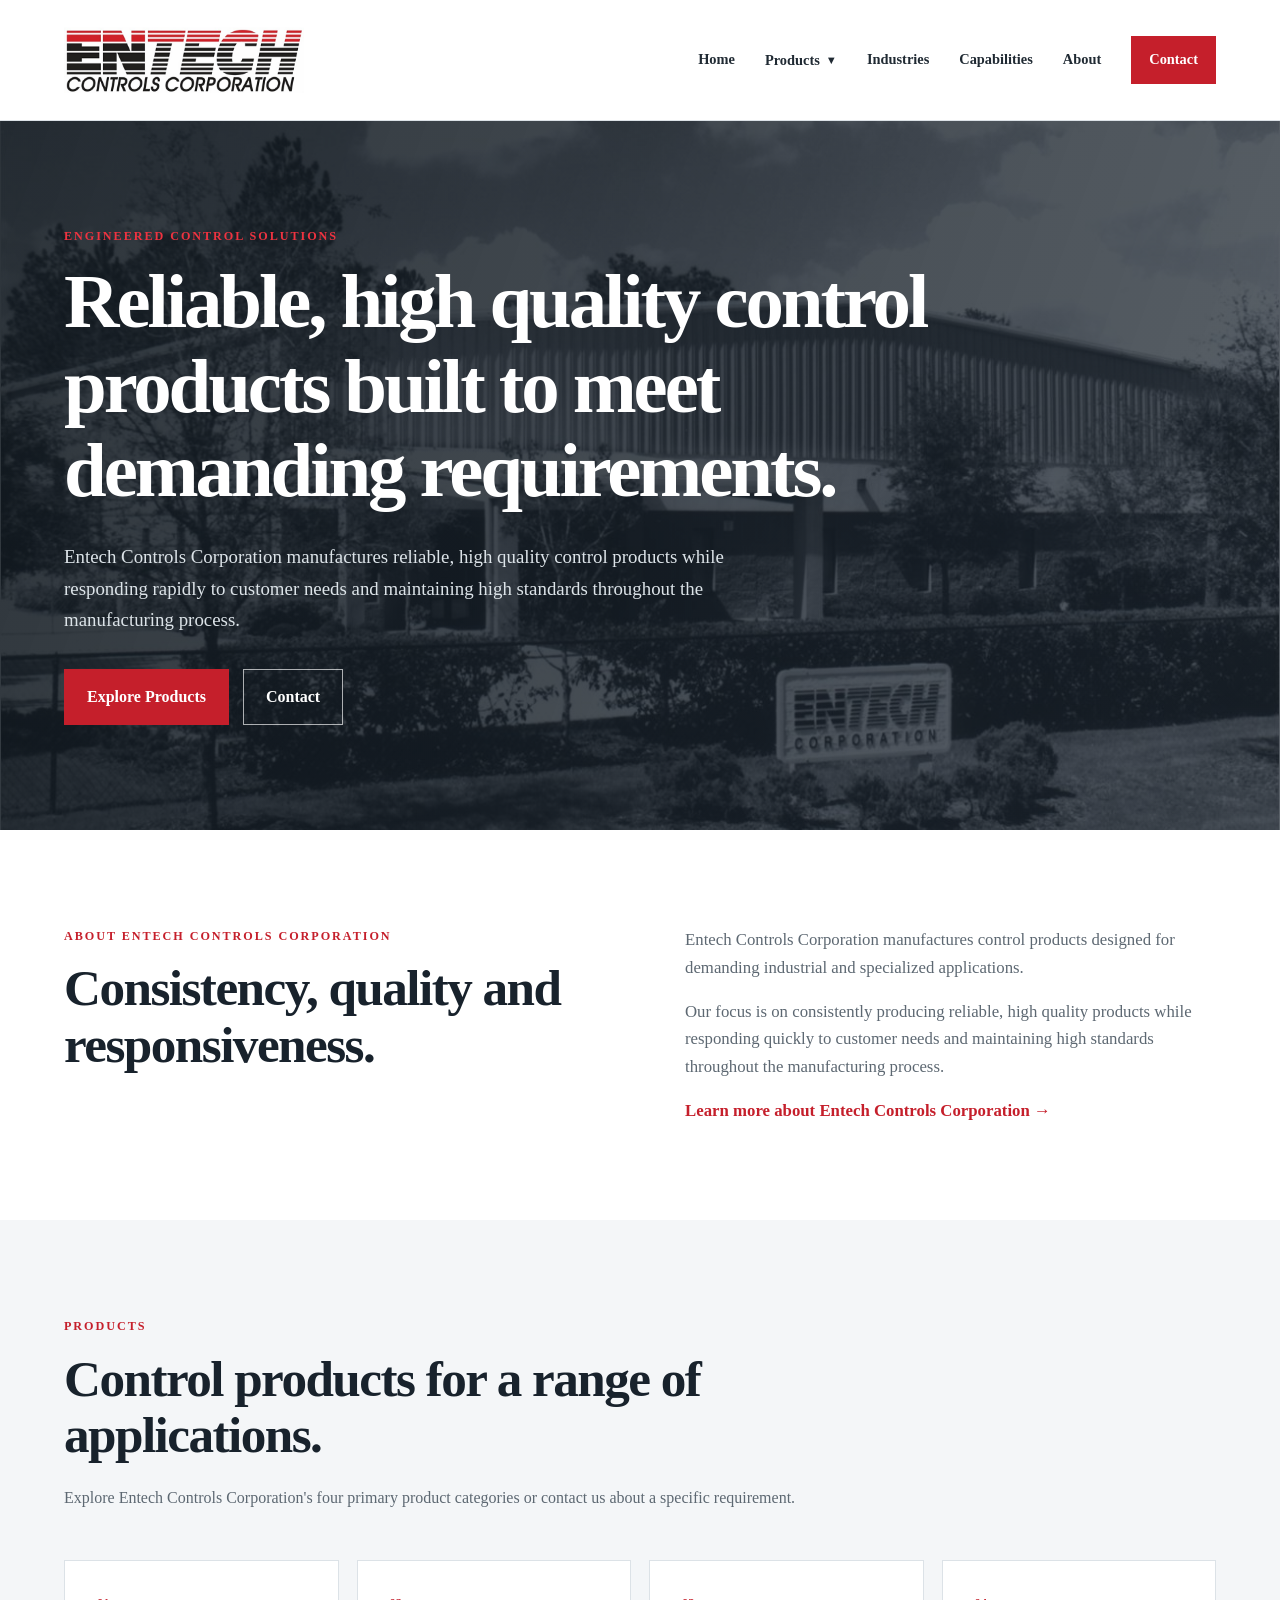
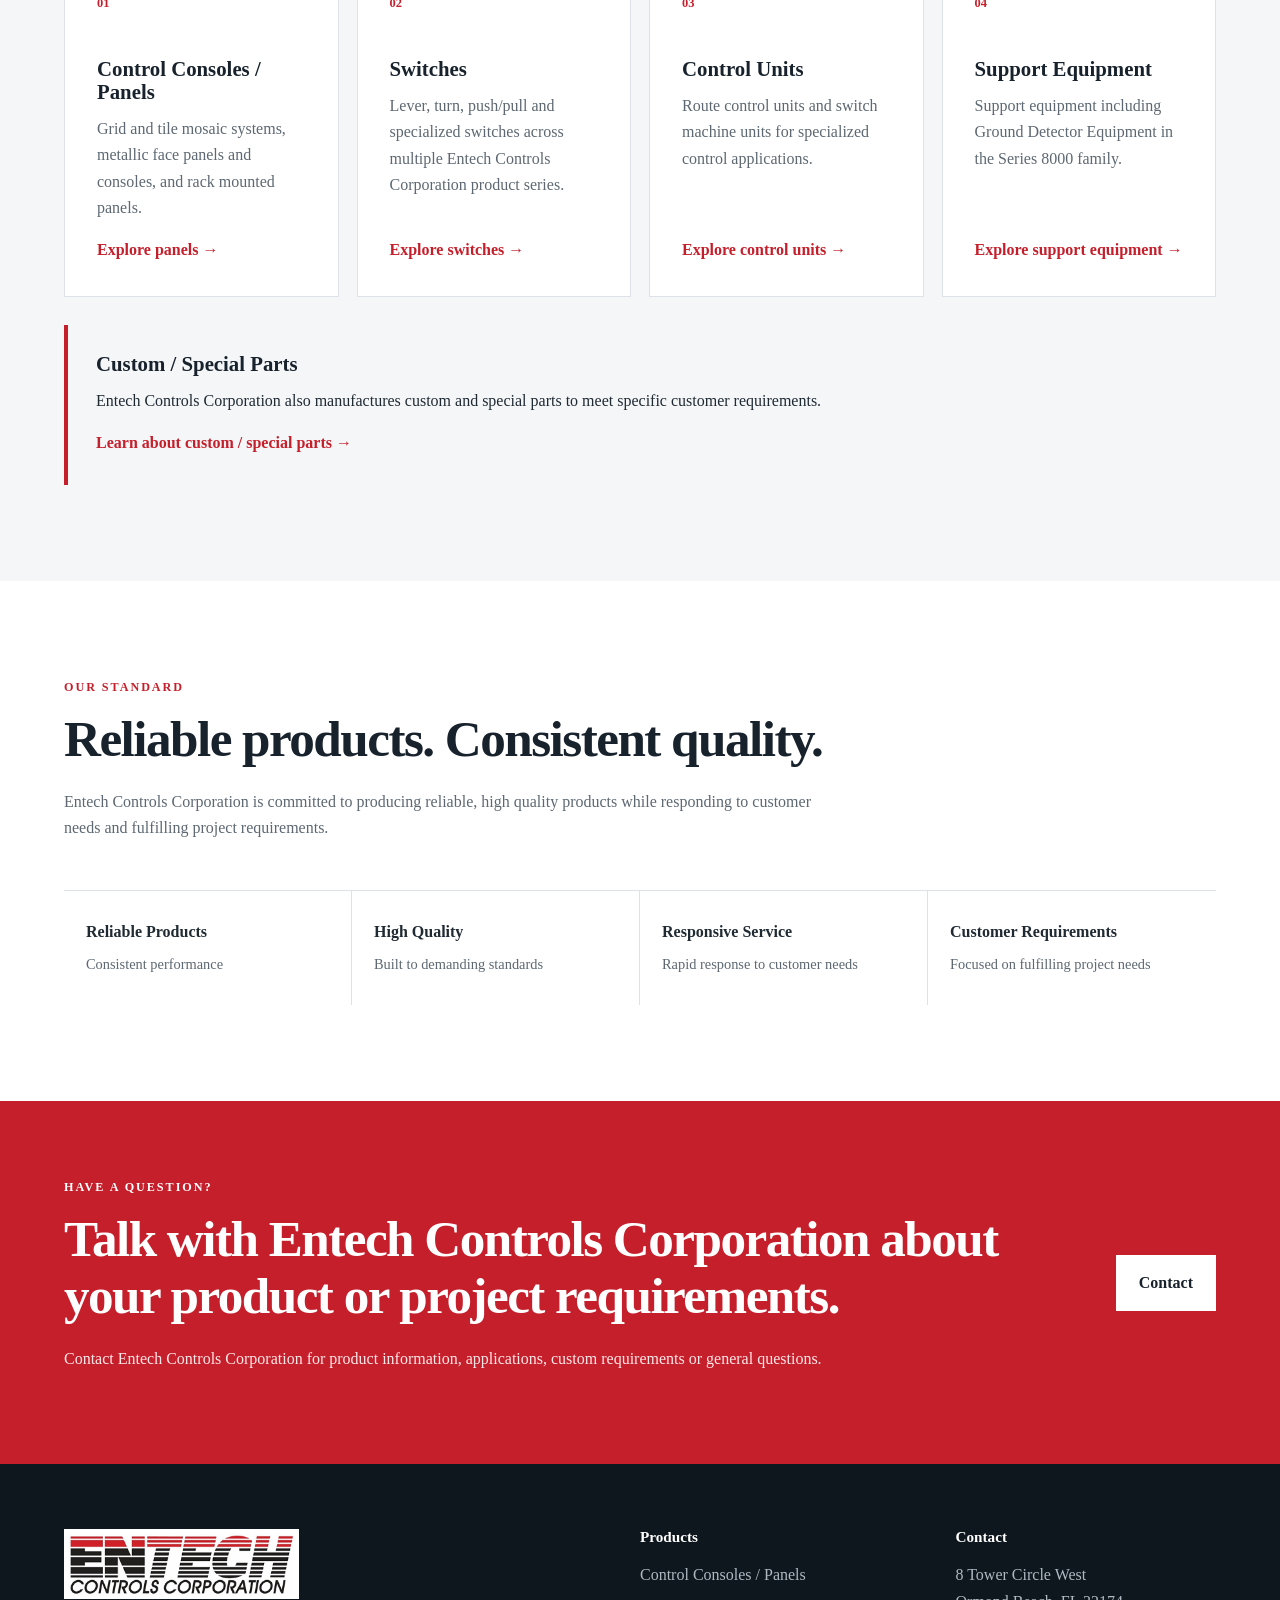
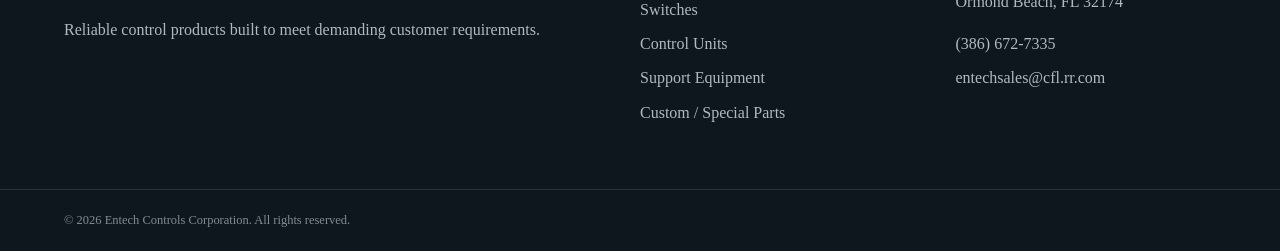
<file: index.html>
<!DOCTYPE html>
<html lang="en">

<head>
    <meta charset="UTF-8">
    <meta name="viewport" content="width=device-width, initial-scale=1.0">

    <meta name="description"
        content="Entech Controls Corporation manufactures reliable, high-quality control products including control panels, switches, control units, and support equipment.">

    <title>Entech Controls Corporation</title>

    <link rel="stylesheet" href="css/style.css">
</head>

<body>

    <!-- =========================
         HEADER / NAVIGATION
    ========================== -->

    <header class="site-header">

        <div class="container nav-container">

            <a href="index.html" class="brand" aria-label="Entech Controls Corporation Home">
                <img src="assets/images/entechLogo.png"
                    alt="Entech Controls Corporation">
            </a>

            <button class="menu-toggle"
                aria-label="Open navigation menu"
                aria-expanded="false">
                ☰
            </button>

            <nav class="navigation">

                <a href="index.html" aria-current="page">
                    Home
                </a>

                <!-- PRODUCTS DROPDOWN -->
                <div class="nav-products">

                    <button class="products-toggle"
                        type="button"
                        aria-expanded="false">

                        Products
                        <span class="chevron">▼</span>

                    </button>

                    <div class="products-menu">

                        <a href="products.html">
                            All Products
                        </a>

                        <div class="products-menu-divider"></div>

                        <span class="products-menu-label">
                            Categories
                        </span>

                        <a href="control-panels.html">
                            Control Consoles / Panels
                        </a>

                        <a href="switches.html">
                            Switches
                        </a>

                        <a href="control-units.html">
                            Control Units
                        </a>

                        <a href="support-equipment.html">
                            Support Equipment
                        </a>

                        <div class="products-menu-divider"></div>

                        <a href="special-parts.html">
                            Custom / Special Parts
                        </a>

                    </div>

                </div>
                <a href="industries.html">
                    Industries
                </a>

                <a href="capabilities.html">
                    Capabilities
                </a>

                <a href="about.html">
                    About
                </a>

                <a href="contact.html" class="nav-cta">
                    Contact
                </a>


            </nav>

        </div>

    </header>


    <!-- =========================
         HERO SECTION
    ========================== -->

    <main>

        <section class="hero">

            <div class="container hero-content">

                <p class="eyebrow">
                    ENGINEERED CONTROL SOLUTIONS
                </p>

                <h1>
                    Reliable, high quality control products built to meet demanding requirements.
                </h1>

                <p class="hero-text">
                    Entech Controls Corporation manufactures reliable,
                    high quality control products while responding rapidly
                    to customer needs and maintaining high standards
                    throughout the manufacturing process.
                </p>

                <div class="hero-buttons">

                    <a href="products.html"
                        class="button button-primary">
                        Explore Products
                    </a>

                    <a href="contact.html"
                        class="button button-secondary">
                        Contact
                    </a>

                </div>

            </div>

        </section>


        <!-- =========================
             COMPANY INTRODUCTION
        ========================== -->

        <section class="section">

            <div class="container two-column">

                <div>

                    <p class="eyebrow">
                        ABOUT ENTECH CONTROLS CORPORATION
                    </p>

                    <h2>
                        Consistency, quality and responsiveness.
                    </h2>

                </div>

                <div class="body-copy">

                    <p>
                        Entech Controls Corporation manufactures
                        control products designed for demanding
                        industrial and specialized applications.
                    </p>

                    <p>
                        Our focus is on consistently producing
                        reliable, high quality products while
                        responding quickly to customer needs and
                        maintaining high standards throughout
                        the manufacturing process.
                    </p>

                    <a href="about.html"
                        class="text-link">
                        Learn more about Entech Controls Corporation →
                    </a>

                </div>

            </div>

        </section>


        <!-- =========================
             PRODUCT CATEGORIES
        ========================== -->

        <section class="section section-light">

            <div class="container">

                <div class="section-heading">

                    <p class="eyebrow">
                        PRODUCTS
                    </p>

                    <h2>
                        Control products for a range of applications.
                    </h2>

                    <p>
                        Explore Entech Controls Corporation's four primary product categories
                        or contact us about a specific requirement.
                    </p>

                </div>


                <div class="category-grid">


                    <!-- CONTROL PANELS -->

                    <article class="category-card">

                        <div class="category-number">
                            01
                        </div>

                        <h3>
                            Control Consoles / Panels
                        </h3>

                        <p>
                            Grid and tile mosaic systems,
                            metallic face panels and consoles,
                            and rack mounted panels.
                        </p>

                        <a href="control-panels.html"
                            class="text-link">
                            Explore panels →
                        </a>

                    </article>


                    <!-- SWITCHES -->

                    <article class="category-card">

                        <div class="category-number">
                            02
                        </div>

                        <h3>
                            Switches
                        </h3>

                        <p>
                            Lever, turn, push/pull and specialized
                            switches across multiple Entech Controls Corporation
                            product series.
                        </p>

                        <a href="switches.html"
                            class="text-link">
                            Explore switches →
                        </a>

                    </article>


                    <!-- CONTROL UNITS -->

                    <article class="category-card">

                        <div class="category-number">
                            03
                        </div>

                        <h3>
                            Control Units
                        </h3>

                        <p>
                            Route control units and switch
                            machine units for specialized
                            control applications.
                        </p>

                        <a href="control-units.html"
                            class="text-link">
                            Explore control units →
                        </a>

                    </article>


                    <!-- SUPPORT EQUIPMENT -->

                    <article class="category-card">

                        <div class="category-number">
                            04
                        </div>

                        <h3>
                            Support Equipment
                        </h3>

                        <p>
                            Support equipment including
                            Ground Detector Equipment
                            in the Series 8000 family.
                        </p>

                        <a href="support-equipment.html"
                            class="text-link">
                            Explore support equipment →
                        </a>

                    </article>

                </div>


                <!-- CUSTOM PARTS -->

                <div class="special-parts">

                    <h3>
                        Custom / Special Parts
                    </h3>

                    <p>
                        Entech Controls Corporation also manufactures custom and
                        special parts to meet specific
                        customer requirements.
                    </p>

                    <a href="special-parts.html"
                        class="text-link">
                        Learn about custom / special parts →
                    </a>

                </div>

            </div>

        </section>


        <!-- =========================
             QUALITY / STANDARDS
        ========================== -->

        <section class="section">

            <div class="container">

                <div class="section-heading">

                    <p class="eyebrow">
                        OUR STANDARD
                    </p>

                    <h2>
                        Reliable products. Consistent quality.
                    </h2>

                    <p>
                        Entech Controls Corporation is committed to producing reliable,
                        high quality products while responding to
                        customer needs and fulfilling project
                        requirements.
                    </p>

                </div>


                <div class="capability-strip">


                    <div class="capability-item">

                        <strong>
                            Reliable Products
                        </strong>

                        <span>
                            Consistent performance
                        </span>

                    </div>


                    <div class="capability-item">

                        <strong>
                            High Quality
                        </strong>

                        <span>
                            Built to demanding standards
                        </span>

                    </div>


                    <div class="capability-item">

                        <strong>
                            Responsive Service
                        </strong>

                        <span>
                            Rapid response to customer needs
                        </span>

                    </div>


                    <div class="capability-item">

                        <strong>
                            Customer Requirements
                        </strong>

                        <span>
                            Focused on fulfilling project needs
                        </span>

                    </div>


                </div>

            </div>

        </section>


        <!-- =========================
             CONTACT CTA
        ========================== -->

        <section class="contact-banner">

            <div class="container contact-banner-content">

                <div>

                    <p class="eyebrow">
                        HAVE A QUESTION?
                    </p>

                    <h2>
                        Talk with Entech Controls Corporation about your product or project requirements.
                    </h2>

                    <p>
                        Contact Entech Controls Corporation for product information,
                        applications, custom requirements or
                        general questions.
                    </p>

                </div>

                <a href="contact.html"
                    class="button button-light">
                    Contact
                </a>

            </div>

        </section>

    </main>


    <!-- =========================
         FOOTER
    ========================== -->

    <footer class="site-footer">

        <div class="container footer-grid">


            <div>

                <div class="footer-logo">

                    <img src="assets/images/entechLogo.png"
                        alt="Entech Controls Corporation">

                </div>

                <p>
                    Reliable control products built to meet
                    demanding customer requirements.
                </p>

            </div>


            <div>

                <h3>
                    Products
                </h3>

                <a href="control-panels.html">
                    Control Consoles / Panels
                </a>

                <a href="switches.html">
                    Switches
                </a>

                <a href="control-units.html">
                    Control Units
                </a>

                <a href="support-equipment.html">
                    Support Equipment
                </a>

                <a href="special-parts.html">
                    Custom / Special Parts
                </a>

            </div>


            <div>

                <h3>
                    Contact
                </h3>

                <p>
                    8 Tower Circle West<br>
                    Ormond Beach, FL 32174
                </p>

                <a href="tel:+13866727335">
                    (386) 672-7335
                </a>

                <a href="mailto:entechsales@cfl.rr.com">
                    entechsales@cfl.rr.com
                </a>

            </div>


        </div>


        <div class="footer-bottom">

            <div class="container">

                <p>
                    © 2026 Entech Controls Corporation.
                    All rights reserved.
                </p>

            </div>

        </div>

    </footer>


    <!-- JAVASCRIPT -->

    <script src="js/main.js"></script>

</body>

</html>
</file>
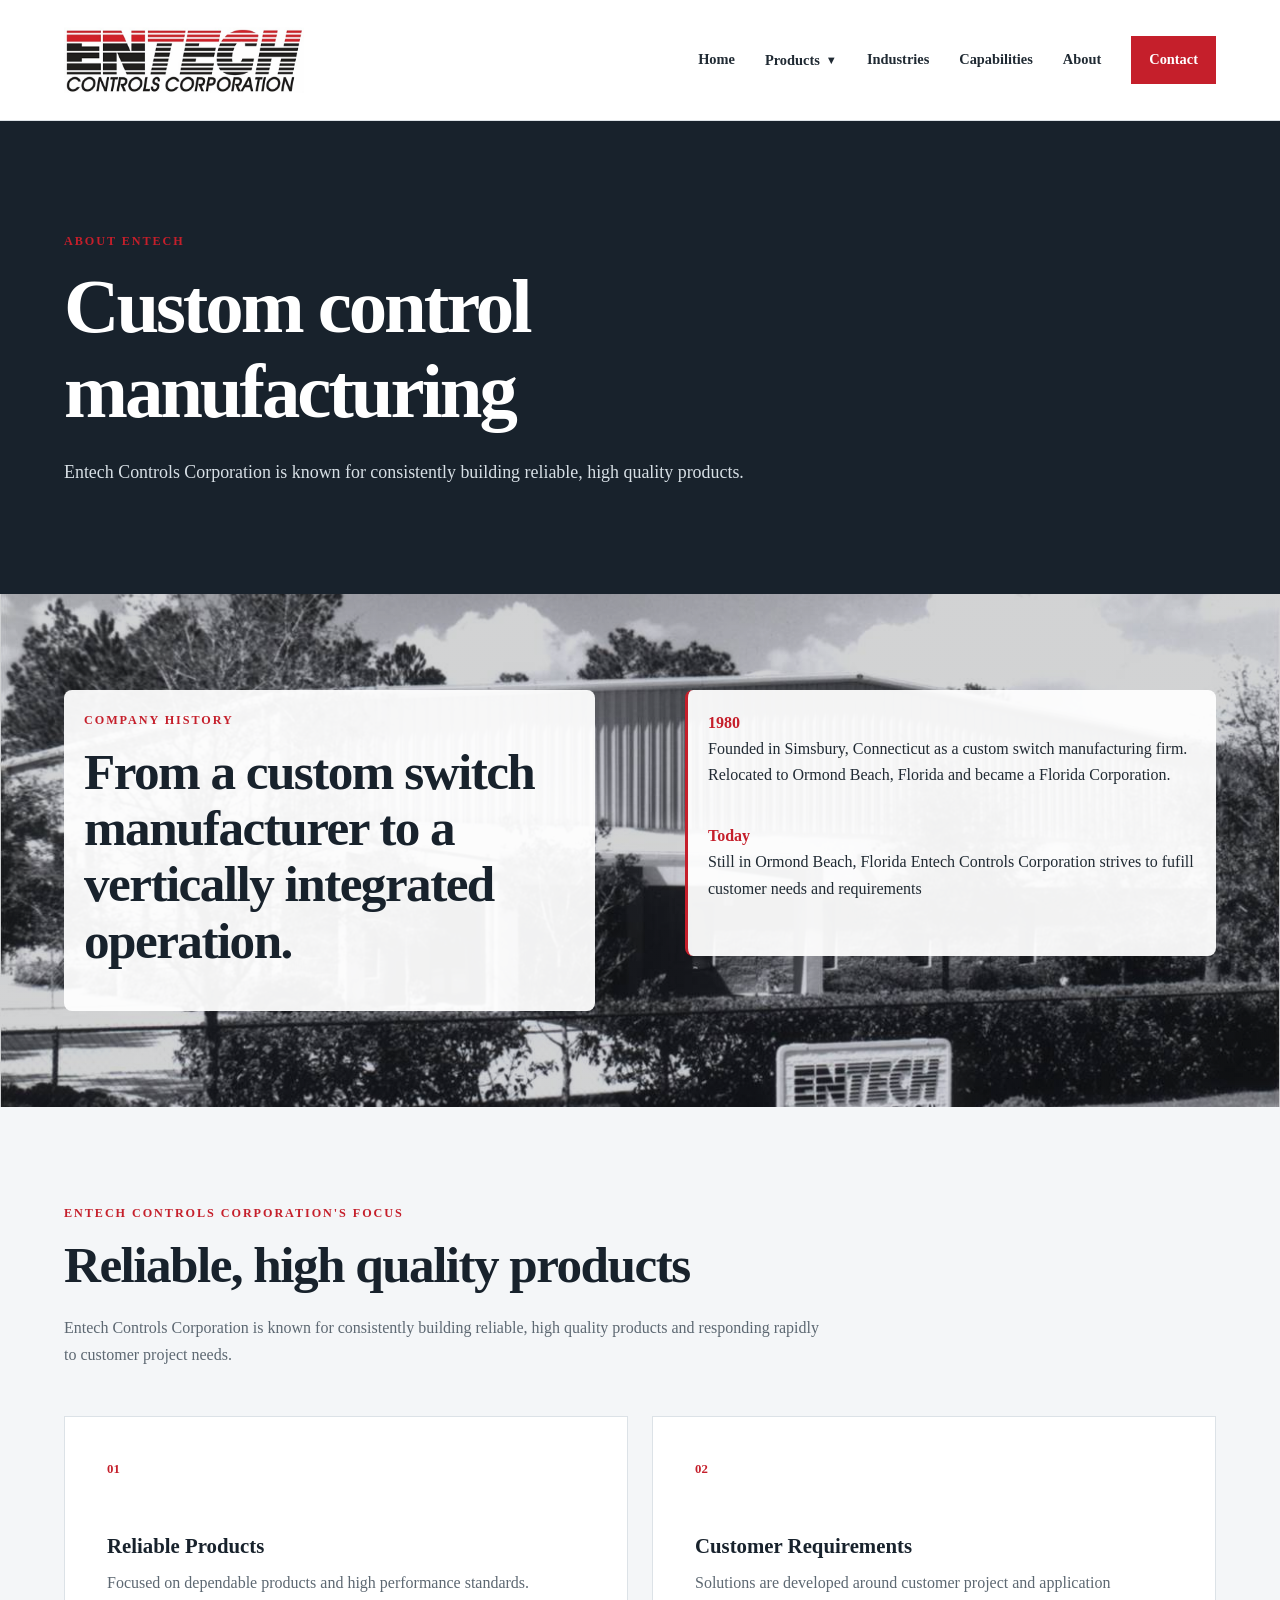
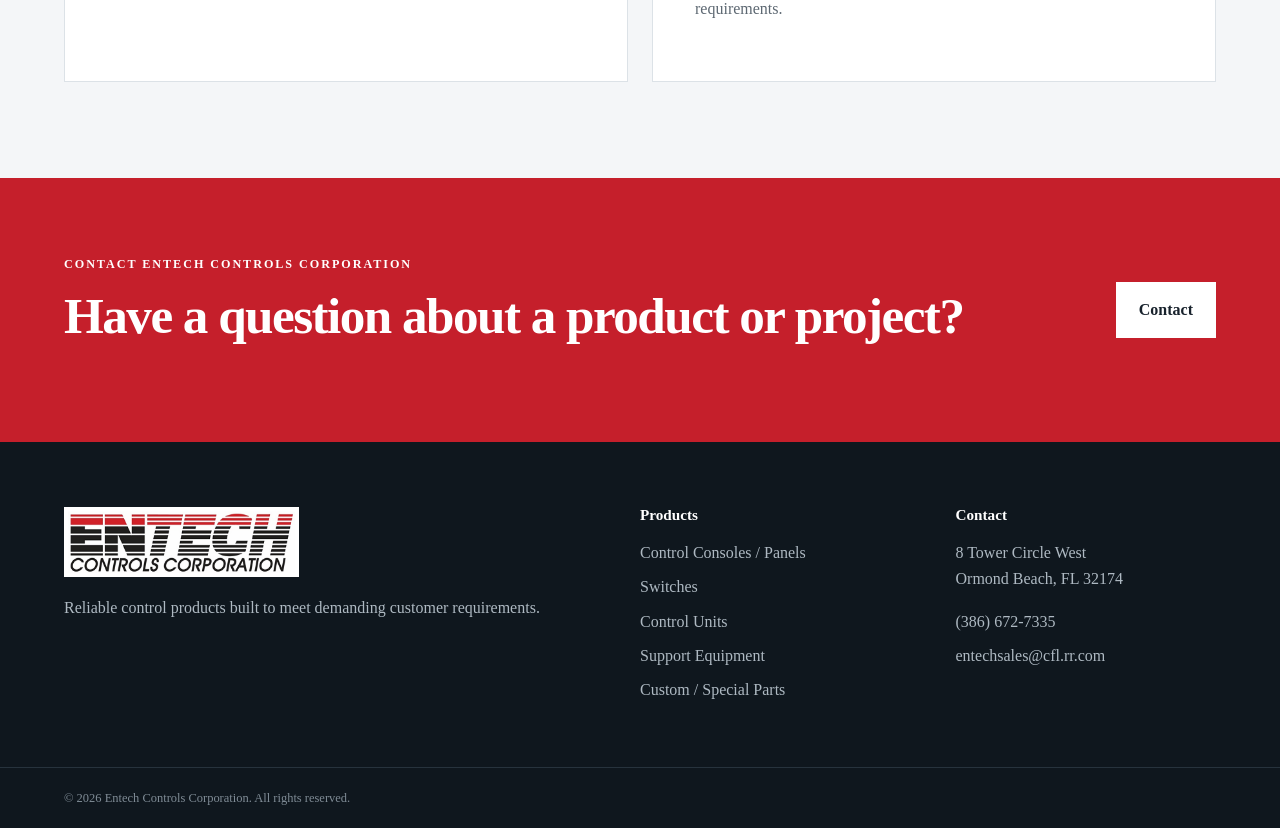
<file: about.html>
<!DOCTYPE html>
<html lang="en">
<head>
    <meta charset="UTF-8">
    <meta name="viewport" content="width=device-width, initial-scale=1.0">
    <meta name="description" content="About Entech Controls Corporation, founded in 1980 and located in Ormond Beach, Florida.">
    <title>About | Entech Controls Corporation</title>
    <link rel="stylesheet" href="css/style.css">
</head>
<body>

<header class="site-header"><div class="container nav-container"><a href="index.html" class="brand"><img src="assets/images/entechLogo.png" alt="Entech Controls Corporation"></a><button class="menu-toggle" aria-label="Open navigation menu" aria-expanded="false">☰</button><nav class="navigation"><a href="index.html">Home</a><div class="nav-products"><button class="products-toggle" type="button" aria-expanded="false">Products <span class="chevron">▼</span></button><div class="products-menu"><a href="products.html">All Products</a><div class="products-menu-divider"></div><span class="products-menu-label">Categories</span><a href="control-panels.html">Control Consoles / Panels</a><a href="switches.html">Switches</a><a href="control-units.html">Control Units</a><a href="support-equipment.html">Support Equipment</a><div class="products-menu-divider"></div><a href="special-parts.html">Custom / Special Parts</a></div></div><a href="industries.html">Industries</a><a href="capabilities.html">Capabilities</a><a href="about.html">About</a><a href="contact.html" class="nav-cta">Contact</a></nav></div></header>

<main>
    <section class="page-hero">
        <div class="container">
            <p class="eyebrow">About Entech</p>
            <h1>Custom control manufacturing</h1>
            <p>
                Entech Controls Corporation is known for consistently building reliable, high quality products.
            </p>
        </div>
    </section>

    <section class="section history-section">
        <div class="container two-column">
            <div>
                <p class="eyebrow">Company History</p>
                <h2>From a custom switch manufacturer to a vertically integrated operation.</h2>
            </div>
            <div class="history">
                <div class="history-item">
                    <div class="history-year">1980</div>
                    <p>Founded in Simsbury, Connecticut as a custom switch manufacturing firm. Relocated to Ormond Beach, Florida and became a Florida Corporation.</p>
                </div>
                <div class="history-item">
                    <div class="history-year">Today</div>
                    <p>
                        Still in Ormond Beach, Florida Entech Controls Corporation strives to fufill customer needs and requirements 
                </div>
            </div>
        </div>
    </section>

    <section class="section section-light">
        <div class="container">
            <div class="section-heading">
                <p class="eyebrow">Entech Controls Corporation's Focus</p>
                <h2>Reliable, high quality products</h2>
                <p>
                    Entech Controls Corporation is known for consistently building
                    reliable, high quality products and responding rapidly to customer project needs.
                </p>
            </div>

            <div class="product-overview">
                <article class="product-card"><div class="card-number">01</div><h3>Reliable Products</h3><p>Focused on dependable products and high performance standards.</p></article>
                <article class="product-card"><div class="card-number">02</div><h3>Customer Requirements</h3><p>Solutions are developed around customer project and application requirements.</p></article>
            </div>
        </div>
    </section>

    <section class="contact-banner">
        <div class="container contact-banner-content">
            <div><p class="eyebrow">Contact Entech Controls Corporation</p><h2>Have a question about a product or project?</h2></div>
            <a href="contact.html" class="button button-light">Contact</a>
        </div>
    </section>
</main>

<footer class="site-footer"><div class="container footer-grid"><div><div class="footer-logo"><img src="assets/images/entechLogo.png" alt="Entech Controls Corporation"></div><p>Reliable control products built to meet demanding customer requirements.</p></div><div><h3>Products</h3><a href="control-panels.html">Control Consoles / Panels</a><a href="switches.html">Switches</a><a href="control-units.html">Control Units</a><a href="support-equipment.html">Support Equipment</a><a href="special-parts.html">Custom / Special Parts</a></div><div><h3>Contact</h3><p>8 Tower Circle West<br>Ormond Beach, FL 32174</p><a href="tel:+13866727335">(386) 672-7335</a><a href="mailto:entechsales@cfl.rr.com">entechsales@cfl.rr.com</a></div></div><div class="footer-bottom"><div class="container"><p>© 2026 Entech Controls Corporation. All rights reserved.</p></div></div></footer><script src="js/main.js"></script>
</body>
</html>
</file>
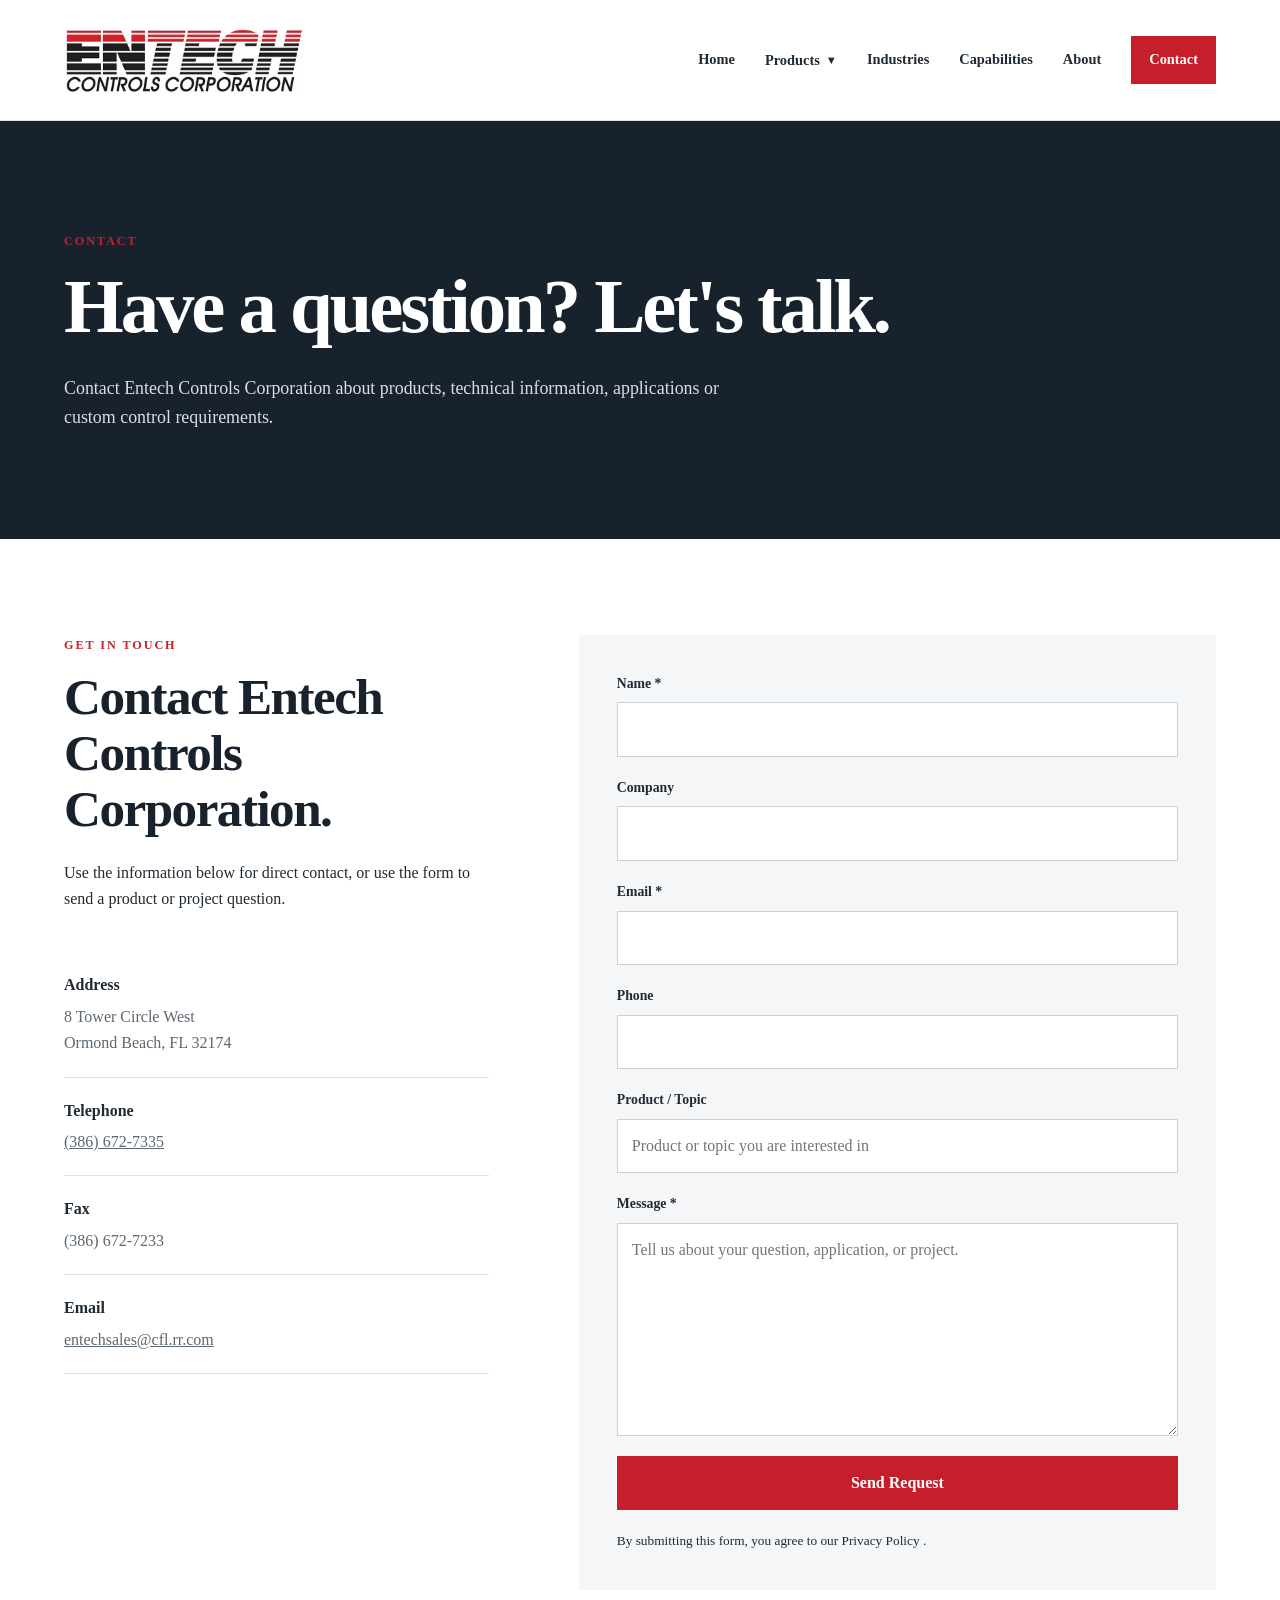
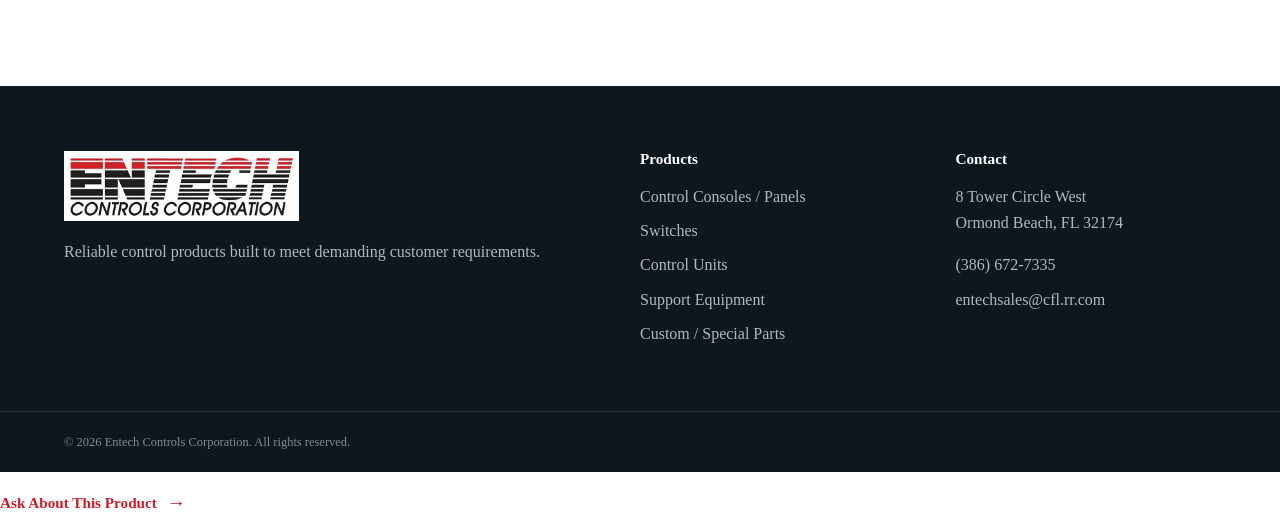
<file: contact.html>
<!DOCTYPE html>
<html lang="en">

<head>
    <meta charset="UTF-8">
    <meta name="viewport" content="width=device-width, initial-scale=1.0">

    <meta
        name="description"
        content="Contact Entech Controls Corporation with product and project questions."
    >

    <title>Contact | Entech Controls Corporation</title>

    <link rel="stylesheet" href="css/style.css">
</head>

<body>

    <!-- =========================================
         HEADER
         ========================================= -->

    <header class="site-header">

        <div class="container nav-container">

            <a href="index.html" class="brand">
                <img
                    src="assets/images/entechLogo.png"
                    alt="Entech Controls Corporation"
                >
            </a>

            <button
                class="menu-toggle"
                aria-label="Open navigation menu"
                aria-expanded="false"
            >
                ☰
            </button>

            <nav class="navigation">

                <a href="index.html">
                    Home
                </a>

                <div class="nav-products">

                    <button
                        class="products-toggle"
                        type="button"
                        aria-expanded="false"
                    >
                        Products
                        <span class="chevron">▼</span>
                    </button>

                    <div class="products-menu">

                        <a href="products.html">
                            All Products
                        </a>

                        <div class="products-menu-divider"></div>

                        <span class="products-menu-label">
                            Categories
                        </span>

                        <a href="control-panels.html">
                            Control Consoles / Panels
                        </a>

                        <a href="switches.html">
                            Switches
                        </a>

                        <a href="control-units.html">
                            Control Units
                        </a>

                        <a href="support-equipment.html">
                            Support Equipment
                        </a>

                        <div class="products-menu-divider"></div>

                        <a href="special-parts.html">
                            Custom / Special Parts
                        </a>

                    </div>

                </div>

                <a href="industries.html">
                    Industries
                </a>

                <a href="capabilities.html">
                    Capabilities
                </a>

                <a href="about.html">
                    About
                </a>

                <a href="contact.html" class="nav-cta">
                    Contact
                </a>

            </nav>

        </div>

    </header>


    <!-- =========================================
         MAIN CONTENT
         ========================================= -->

    <main>

        <!-- PAGE HERO -->

        <section class="page-hero">

            <div class="container">

                <p class="eyebrow">
                    Contact
                </p>

                <h1>
                    Have a question? Let's talk.
                </h1>

                <p>
                    Contact Entech Controls Corporation about products,
                    technical information, applications or custom control
                    requirements.
                </p>

            </div>

        </section>


        <!-- =========================================
             CONTACT SECTION
             ========================================= -->

        <section class="section">

            <div class="container contact-layout">


                <!-- CONTACT INFORMATION -->

                <div>

                    <p class="eyebrow">
                        Get in Touch
                    </p>

                    <h2>
                        Contact Entech Controls Corporation.
                    </h2>

                    <p>
                        Use the information below for direct contact, or use
                        the form to send a product or project question.
                    </p>


                    <div class="contact-details">

                        <div>
                            <strong>
                                Address
                            </strong>

                            <p>
                                8 Tower Circle West<br>
                                Ormond Beach, FL 32174
                            </p>
                        </div>


                        <div>
                            <strong>
                                Telephone
                            </strong>

                            <p>
                                <a href="tel:+13866727335">
                                    (386) 672-7335
                                </a>
                            </p>
                        </div>


                        <div>
                            <strong>
                                Fax
                            </strong>

                            <p>
                                (386) 672-7233
                            </p>
                        </div>


                        <div>
                            <strong>
                                Email
                            </strong>

                            <p>
                                <a href="mailto:entechsales@cfl.rr.com">
                                    entechsales@cfl.rr.com
                                </a>
                            </p>
                        </div>

                    </div>

                </div>


                <!-- CONTACT FORM -->

                <div class="contact-form-wrapper">

                    <form
                        id="contact-form"
                        class="contact-form"
                        method="POST"
                        action="#"
                    >

                        <div class="form-group">

                            <label for="name">
                                Name *
                            </label>

                            <input
                                id="name"
                                name="name"
                                type="text"
                                required
                                autocomplete="name"
                            >

                        </div>


                        <div class="form-group">

                            <label for="company">
                                Company
                            </label>

                            <input
                                id="company"
                                name="company"
                                type="text"
                                autocomplete="organization"
                            >

                        </div>


                        <div class="form-group">

                            <label for="email">
                                Email *
                            </label>

                            <input
                                id="email"
                                name="email"
                                type="email"
                                required
                                autocomplete="email"
                            >

                        </div>


                        <div class="form-group">

                            <label for="phone">
                                Phone
                            </label>

                            <input
                                id="phone"
                                name="phone"
                                type="tel"
                                autocomplete="tel"
                            >

                        </div>


                        <!-- PRODUCT FIELD -->

                        <div class="form-group">

                            <label for="product">
                                Product / Topic
                            </label>

                            <input
                                id="product"
                                name="product"
                                type="text"
                                placeholder="Product or topic you are interested in"
                            >

                        </div>


                        <div class="form-group">

                            <label for="message">
                                Message *
                            </label>

                            <textarea
                                id="message"
                                name="message"
                                rows="7"
                                required
                                placeholder="Tell us about your question, application, or project."
                            ></textarea>

                        </div>


                        <button
                            type="submit"
                            class="button button-primary form-submit"
                        >
                            Send Request
                        </button>


                        <small>
                            By submitting this form, you agree to our
                            <a href="privacy-policy.html">
                                Privacy Policy
                            </a>.
                        </small>

                    </form>

                </div>

            </div>

        </section>

    </main>


    <!-- =========================================
         FOOTER
         ========================================= -->

    <footer class="site-footer">

        <div class="container footer-grid">

            <div>

                <div class="footer-logo">

                    <img
                        src="assets/images/entechLogo.png"
                        alt="Entech Controls Corporation"
                    >

                </div>

                <p>
                    Reliable control products built to meet demanding
                    customer requirements.
                </p>

            </div>


            <div>

                <h3>
                    Products
                </h3>

                <a href="control-panels.html">
                    Control Consoles / Panels
                </a>

                <a href="switches.html">
                    Switches
                </a>

                <a href="control-units.html">
                    Control Units
                </a>

                <a href="support-equipment.html">
                    Support Equipment
                </a>

                <a href="special-parts.html">
                    Custom / Special Parts
                </a>

            </div>


            <div>

                <h3>
                    Contact
                </h3>

                <p>
                    8 Tower Circle West<br>
                    Ormond Beach, FL 32174
                </p>

                <a href="tel:+13866727335">
                    (386) 672-7335
                </a>

                <a href="mailto:entechsales@cfl.rr.com">
                    entechsales@cfl.rr.com
                </a>

            </div>

        </div>


        <div class="footer-bottom">

            <div class="container">

                <p>
                    © 2026 Entech Controls Corporation.
                    All rights reserved.
                </p>

            </div>

        </div>

    </footer>


    <!-- =========================================
         MAIN JAVASCRIPT
         ========================================= -->

    <script src="js/main.js"></script>


    <!-- =========================================
         PRODUCT AUTO-FILL
         ========================================= -->

    <script>

        const params = new URLSearchParams(window.location.search);
        const product = params.get("product");
        const productField = document.getElementById("product");

        if (product && productField) {
            productField.value = product;
        }

    </script>

</body>
</html>

<a href="contact.html?product=Series%204100" class="product-inquiry-btn">
    Ask About This Product
</a>
</file>
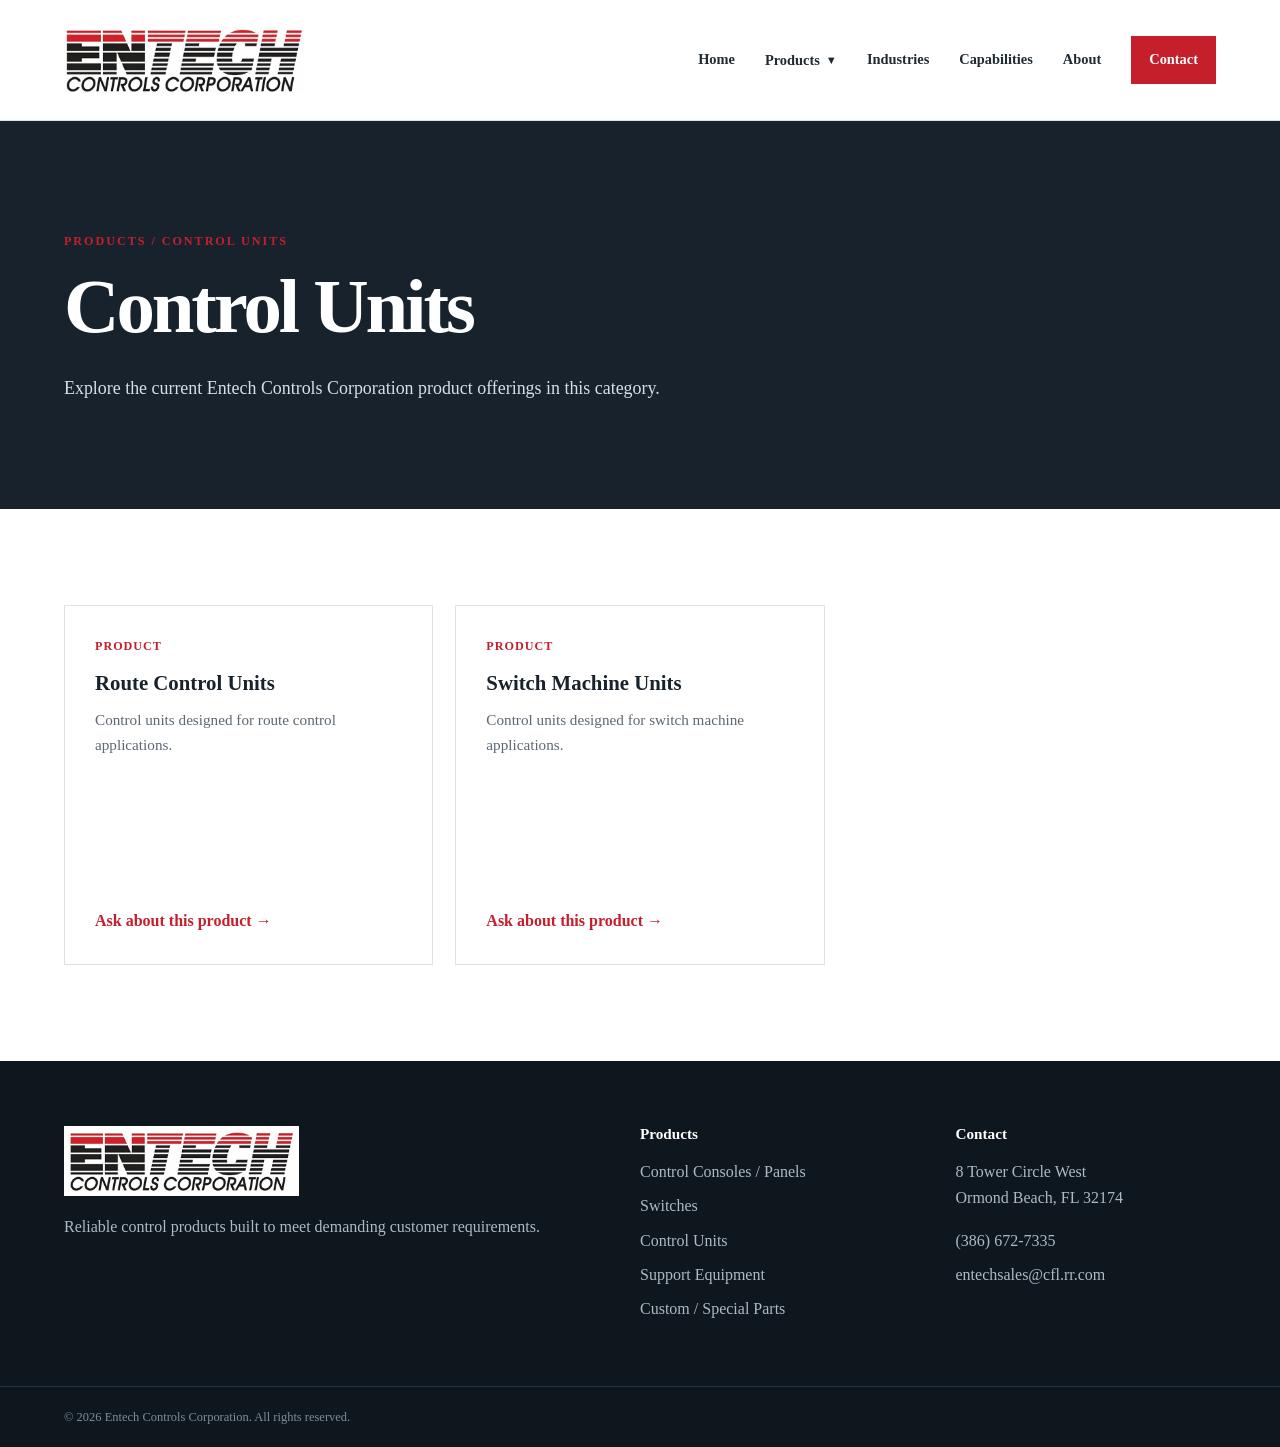
<file: control-units.html>
<!DOCTYPE html>
<html lang="en">

<head>
	<meta charset="UTF-8">
	<meta name="viewport" content="width=device-width, initial-scale=1.0">
	<meta name="description" content="Control Units">
	<title>Control Units | Entech Controls Corporation</title>
	<link rel="stylesheet" href="css/style.css">
</head>

<body>

	<header class="site-header">
		<div class="container nav-container">
			<a href="index.html" class="brand">
				<img src="assets/images/entechLogo.png" alt="Entech Controls Corporation">
			</a>

			<button class="menu-toggle" aria-label="Open navigation menu" aria-expanded="false">☰</button>

			<nav class="navigation">
				<a href="index.html">Home</a>

				<div class="nav-products">
					<button class="products-toggle" type="button" aria-expanded="false">
						Products <span class="chevron">▼</span>
					</button>
					<div class="products-menu">
						<a href="products.html">All Products</a>
						<div class="products-menu-divider"></div>
						<span class="products-menu-label">Categories</span>
						<a href="control-panels.html">Control Consoles / Panels</a>
						<a href="switches.html">Switches</a>
						<a href="control-units.html">Control Units</a>
						<a href="support-equipment.html">Support Equipment</a>
						<div class="products-menu-divider"></div>
						<a href="special-parts.html">Custom / Special Parts</a>
					</div>
				</div>

				<a href="industries.html">Industries</a>

				<a href="capabilities.html">Capabilities</a>
				<a href="about.html">About</a>
				<a href="contact.html" class="nav-cta">Contact</a>
			</nav>
		</div>
	</header>

	<main>

		<section class="page-hero">
			<div class="container">
				<p class="eyebrow">Products / Control Units</p>
				<h1>Control Units</h1>
				<p>Explore the current Entech Controls Corporation product offerings in this category.</p>
			</div>
		</section>

		<section class="section">
			<div class="container">
				<div class="product-catalog-grid">

					<article class="catalog-card">
						<p class="series-type">Product</p>
						<h3>Route Control Units</h3>
						<p>Control units designed for route control applications.</p>
						<a href="contact.html?product=Route%20Control%20Units" class="text-link">Ask about this product →</a>
					</article>

					<article class="catalog-card">
						<p class="series-type">Product</p>
						<h3>Switch Machine Units</h3>
						<p>Control units designed for switch machine applications.</p>
						<a href="contact.html?product=Switch%20Machine%20Units" class="text-link">Ask about this product →</a>
					</article>

				</div>
			</div>
		</section>

	</main>

	<footer class="site-footer">
		<div class="container footer-grid">
			<div>
				<div class="footer-logo">
					<img src="assets/images/entechLogo.png" alt="Entech Controls Corporation">
				</div>
				<p>Reliable control products built to meet demanding customer requirements.</p>
			</div>
			<div>
				<h3>Products</h3>
				<a href="control-panels.html">Control Consoles / Panels</a>
				<a href="switches.html">Switches</a>
				<a href="control-units.html">Control Units</a>
				<a href="support-equipment.html">Support Equipment</a>
				<a href="special-parts.html">Custom / Special Parts</a>
			</div>
			<div>
				<h3>Contact</h3>
				<p>8 Tower Circle West<br>Ormond Beach, FL 32174</p>
				<a href="tel:+13866727335">(386) 672-7335</a>
				<a href="mailto:entechsales@cfl.rr.com">entechsales@cfl.rr.com</a>
			</div>
		</div>
		<div class="footer-bottom">
			<div class="container">
				<p>© 2026 Entech Controls Corporation. All rights reserved.</p>
			</div>
		</div>
	</footer>

	<script src="js/main.js"></script>

</body>

</html>
</file>
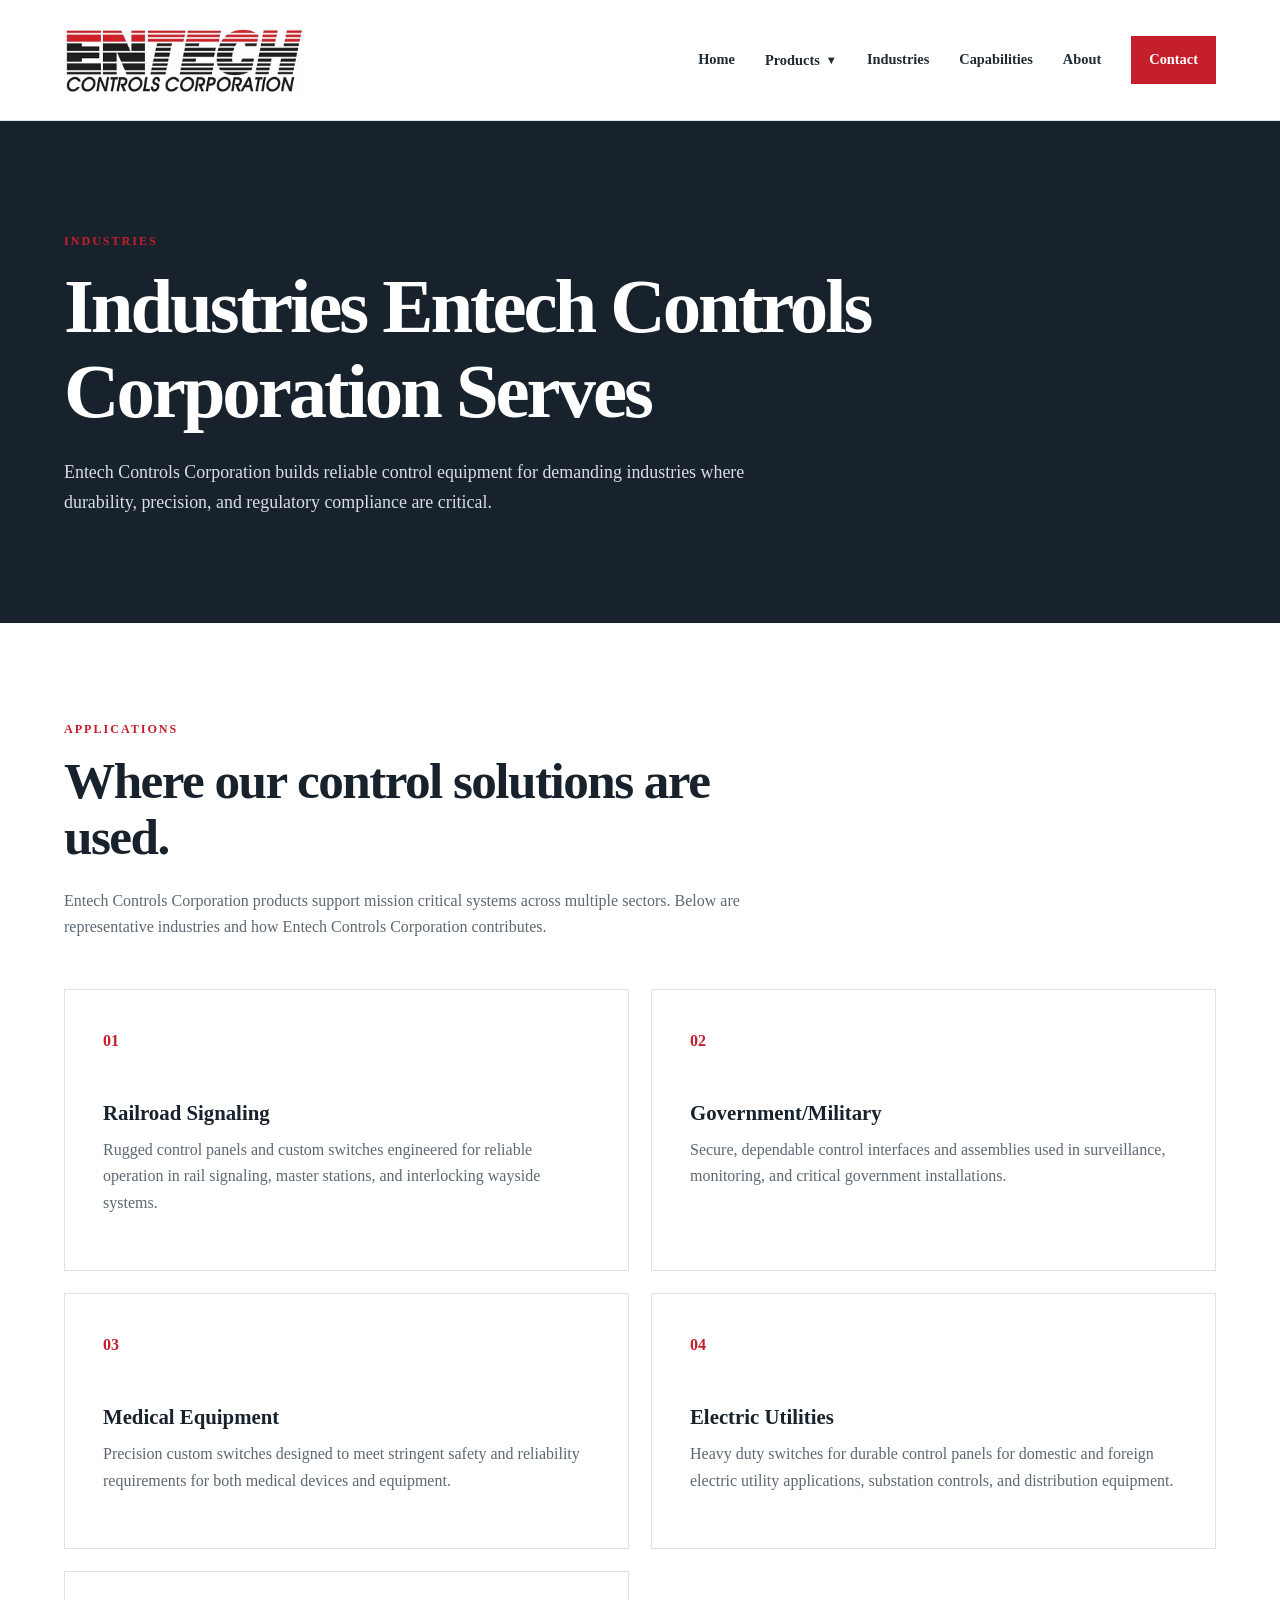
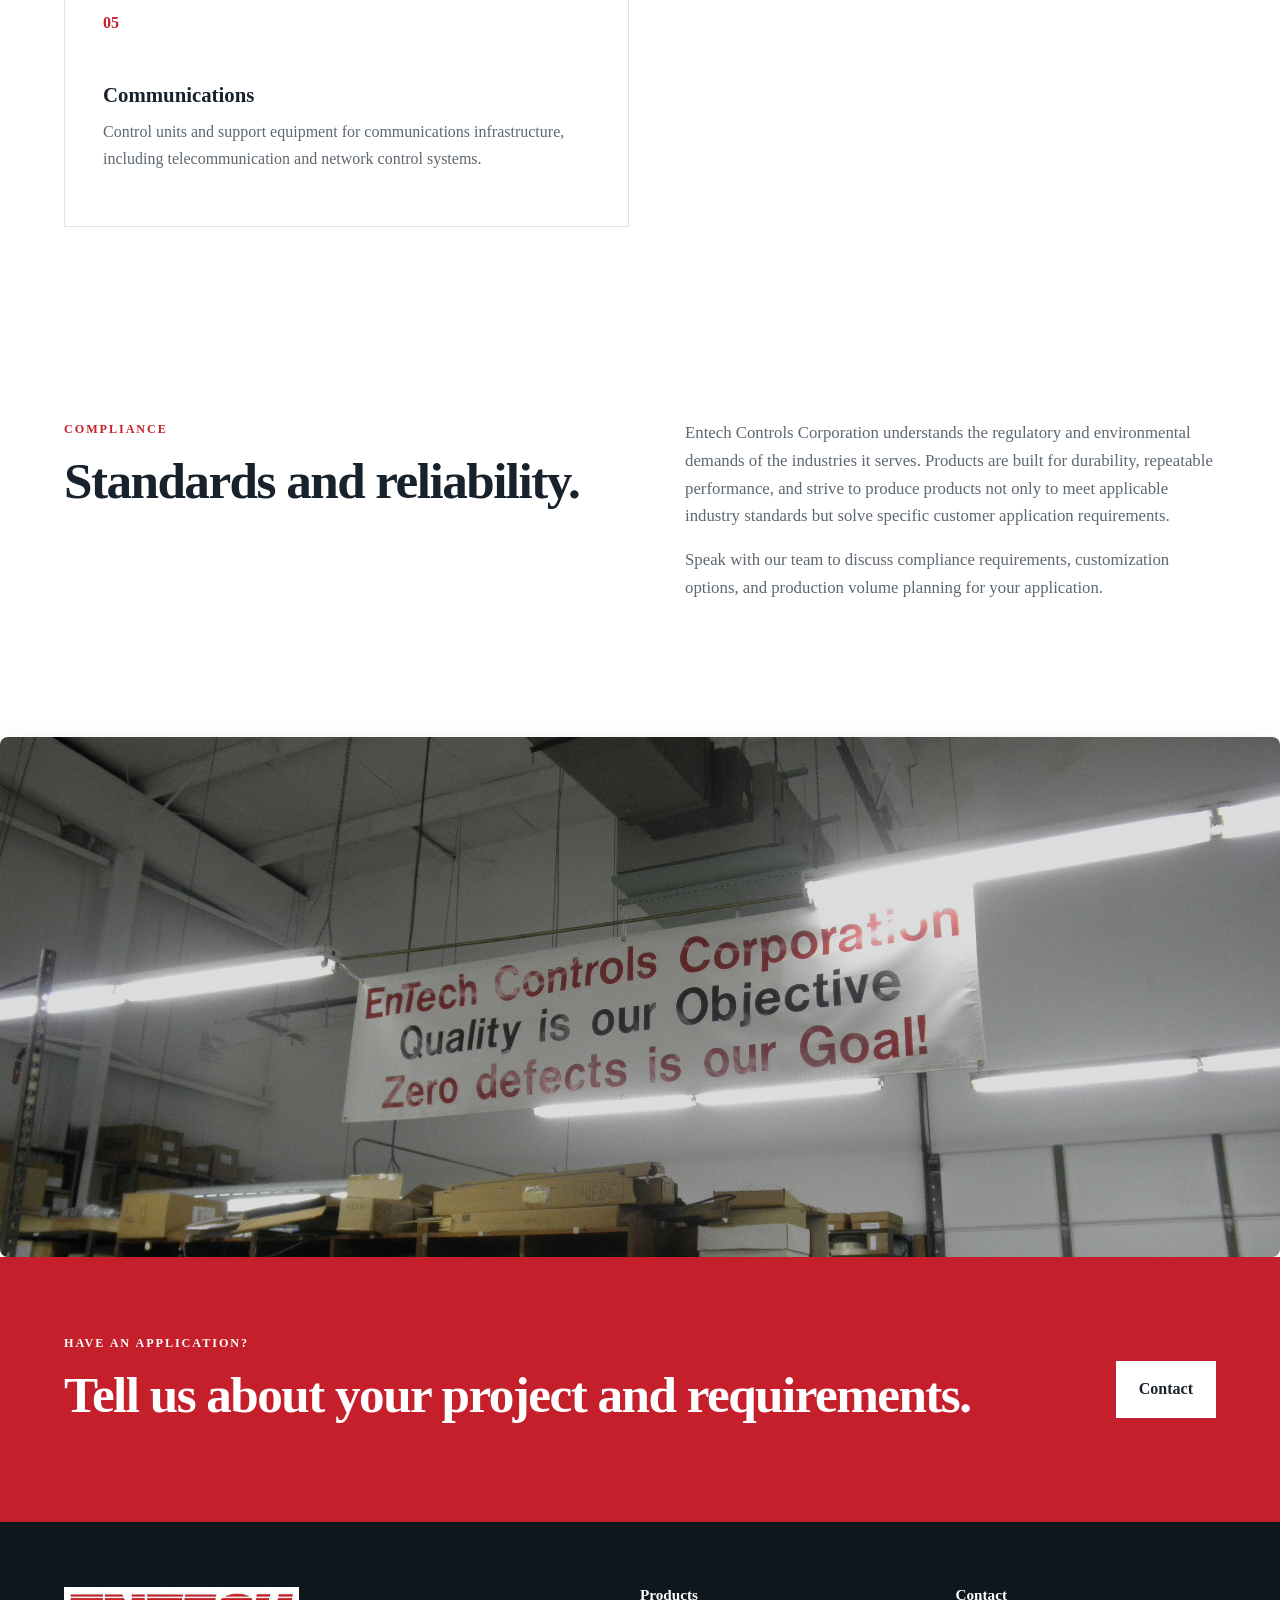
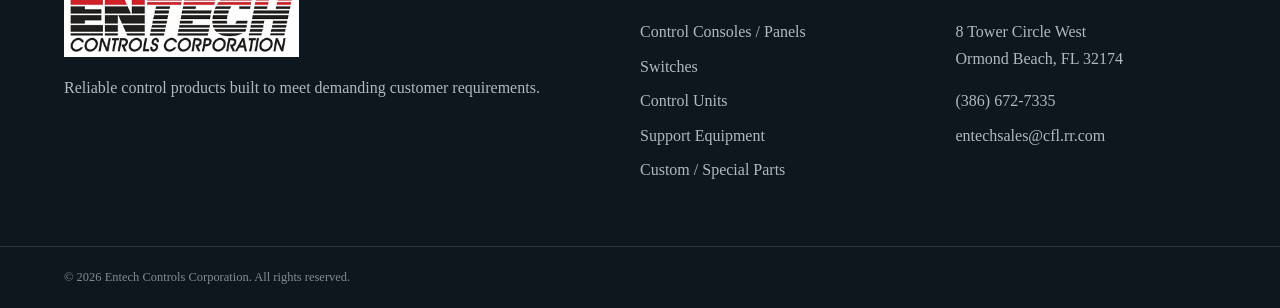
<file: industries.html>
<!DOCTYPE html>
<html lang="en">
<head>
	<meta charset="UTF-8">
	<meta name="viewport" content="width=device-width, initial-scale=1.0">
	<meta name="description" content="Industries served by Entech Controls: railroad signaling, government surveillance, medical equipment, electric utilities, communications.">
	<title>Industries | Entech Controls Corporation</title>
	<link rel="stylesheet" href="css/style.css">
</head>
<body>

<header class="site-header"><div class="container nav-container"><a href="index.html" class="brand"><img src="assets/images/entechLogo.png" alt="Entech Controls Corporation"></a><button class="menu-toggle" aria-label="Open navigation menu" aria-expanded="false">☰</button><nav class="navigation"><a href="index.html">Home</a><div class="nav-products"><button class="products-toggle" type="button" aria-expanded="false">Products <span class="chevron">▼</span></button><div class="products-menu"><a href="products.html">All Products</a><div class="products-menu-divider"></div><span class="products-menu-label">Categories</span><a href="control-panels.html">Control Consoles / Panels</a><a href="switches.html">Switches</a><a href="control-units.html">Control Units</a><a href="support-equipment.html">Support Equipment</a><div class="products-menu-divider"></div><a href="special-parts.html">Custom / Special Parts</a></div></div><a href="industries.html">Industries</a><a href="capabilities.html">Capabilities</a><a href="about.html">About</a><a href="contact.html" class="nav-cta">Contact</a></nav></div></header>

<main>
	<section class="page-hero">
		<div class="container">
			<p class="eyebrow">Industries</p>
			<h1>Industries Entech Controls Corporation Serves</h1>
			<p>
				Entech Controls Corporation builds reliable control equipment for 
				demanding industries where durability,
				precision, and regulatory compliance are critical.
			</p>
		</div>
	</section>

	<section class="section">
		<div class="container">
			<div class="section-heading">
				<p class="eyebrow">Applications</p>
				<h2>Where our control solutions are used.</h2>
				<p>
					Entech Controls Corporation products support mission critical 
					systems across multiple sectors. 
					Below are representative industries and how Entech Controls 
					Corporation contributes.
				</p>
			</div>

			<div class="capability-grid">
				<article class="capability-card"><span>01</span><h3>Railroad Signaling</h3><p>Rugged control panels and custom switches engineered for reliable operation in rail signaling, master stations, and interlocking wayside systems.</p></article>
				<article class="capability-card"><span>02</span><h3>Government/Military</h3><p>Secure, dependable control interfaces and assemblies used in surveillance, monitoring, and critical government installations.</p></article>
				<article class="capability-card"><span>03</span><h3>Medical Equipment</h3><p>Precision custom switches designed to meet stringent safety and reliability requirements for both medical devices and equipment.</p></article>
				<article class="capability-card"><span>04</span><h3>Electric Utilities</h3><p>Heavy duty switches for durable control panels for domestic and foreign electric utility applications, substation controls, and distribution equipment.</p></article>
				<article class="capability-card"><span>05</span><h3>Communications</h3><p>Control units and support equipment for communications infrastructure, including telecommunication and network control systems.</p></article>
			</div>
		</div>
	</section>

	<section class="section section-light compliance-section">
		<div class="container two-column">
			<div>
				<p class="eyebrow">Compliance</p>
				<h2>Standards and reliability.</h2>
			</div>
			<div class="body-copy">
				<p>
					Entech Controls Corporation understands the regulatory and 
					environmental demands of the industries it serves.
					Products are built for durability, repeatable performance, 
					and strive to produce products not only to meet
					applicable industry standards but solve specific customer application requirements.
				</p>
				<p>
					Speak with our team to discuss compliance requirements, customization options, and
					production volume planning for your application.
				</p>
				<!-- Compliance image was used as a section background; below is a dedicated image-only section -->
			</div>
		</div>
	</section>

	<!-- Full-width compliance image section (no text) -->
	<section class="section compliance-image-section" aria-hidden="true"></section>

	<section class="contact-banner">
		<div class="container contact-banner-content">
			<div>
				<p class="eyebrow">Have an application?</p>
				<h2>Tell us about your project and requirements.</h2>
			</div>
			<a href="contact.html" class="button button-light">Contact</a>
		</div>
	</section>
</main>

<footer class="site-footer"><div class="container footer-grid"><div><div class="footer-logo"><img src="assets/images/entechLogo.png" alt="Entech Controls Corporation"></div><p>Reliable control products built to meet demanding customer requirements.</p></div><div><h3>Products</h3><a href="control-panels.html">Control Consoles / Panels</a><a href="switches.html">Switches</a><a href="control-units.html">Control Units</a><a href="support-equipment.html">Support Equipment</a><a href="special-parts.html">Custom / Special Parts</a></div><div><h3>Contact</h3><p>8 Tower Circle West<br>Ormond Beach, FL 32174</p><a href="tel:+13866727335">(386) 672-7335</a><a href="mailto:entechsales@cfl.rr.com">entechsales@cfl.rr.com</a></div></div><div class="footer-bottom"><div class="container"><p>© 2026 Entech Controls Corporation. All rights reserved.</p></div></div></footer><script src="js/main.js"></script>
</body>
</html>
</file>
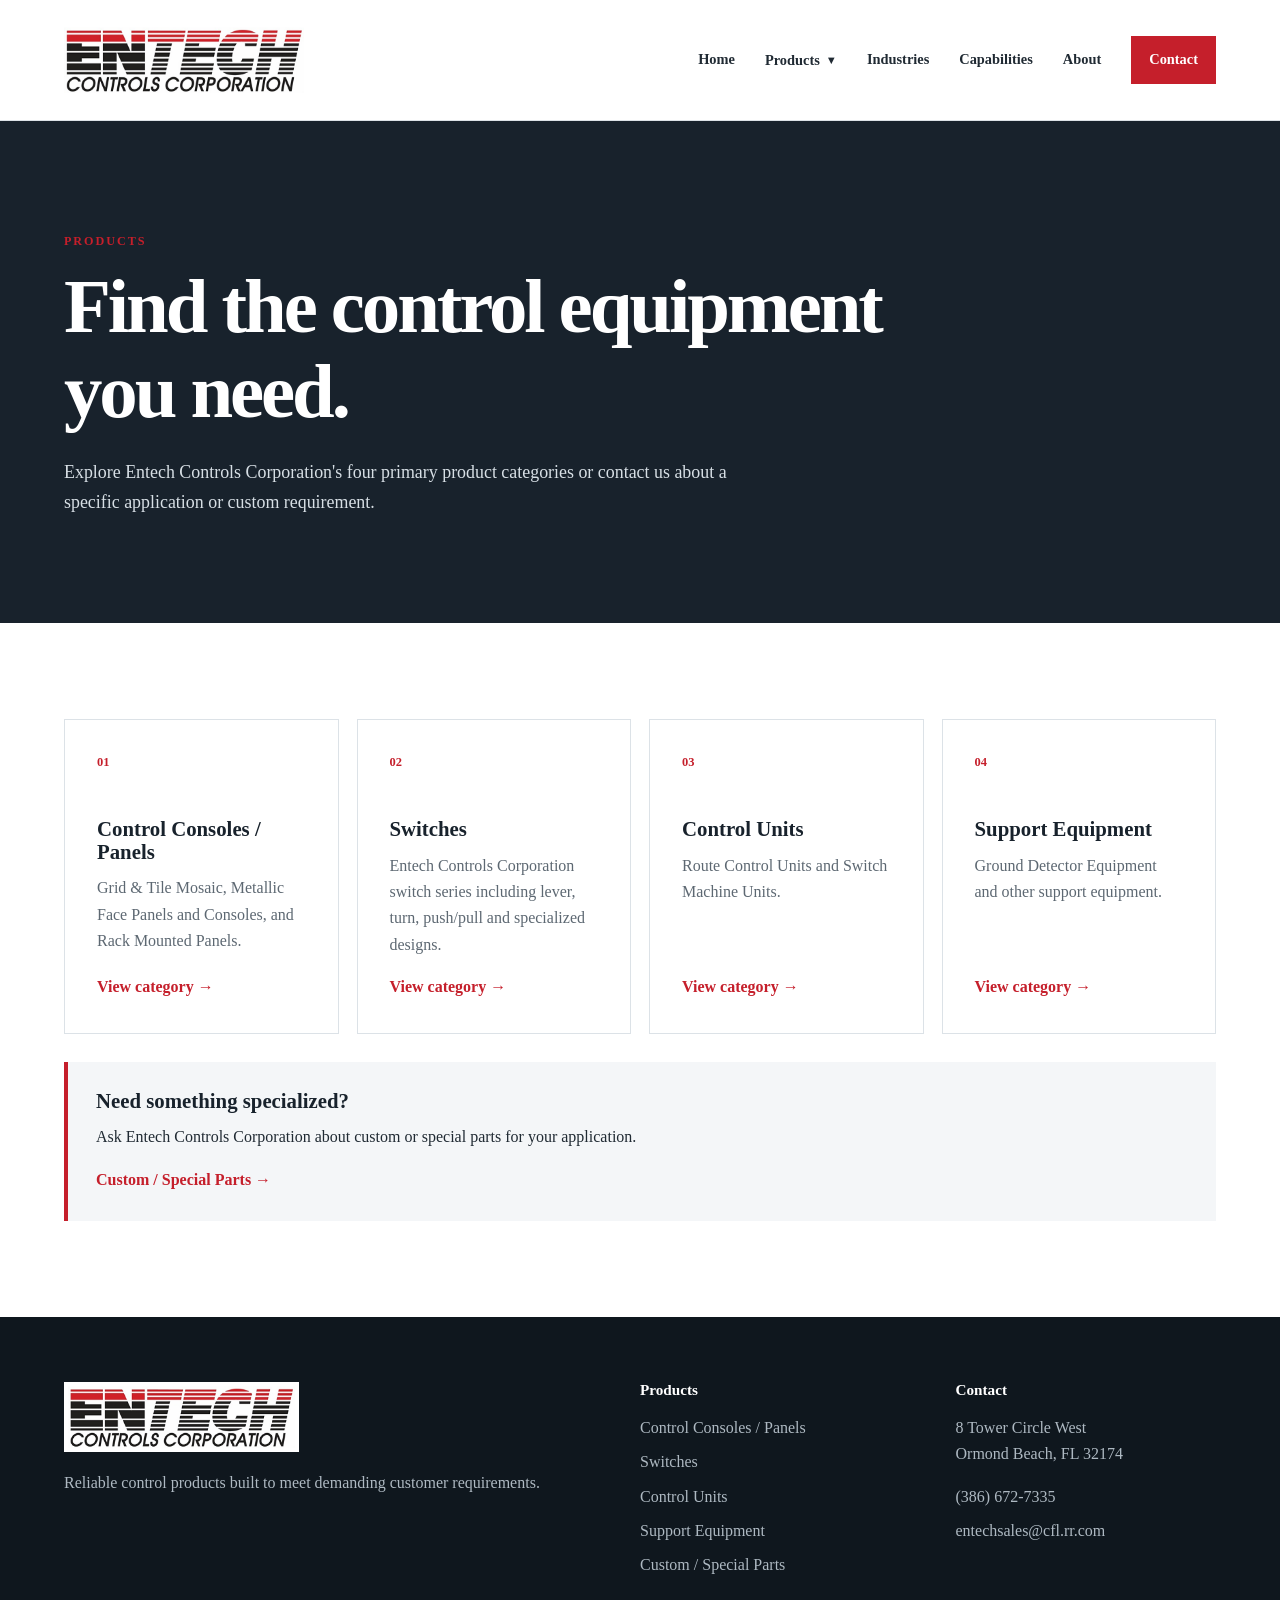
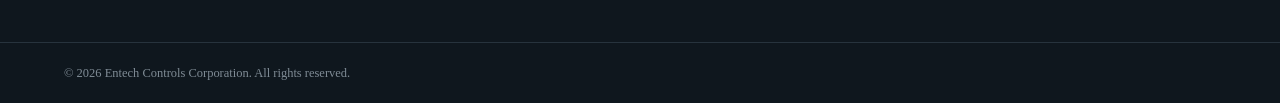
<file: products.html>
<!DOCTYPE html>
<html lang="en">

<head>
	<meta charset="UTF-8">
	<meta name="viewport" content="width=device-width, initial-scale=1.0">
	<meta name="description" content="Explore Entech Controls product categories.">
	<title>Products | Entech Controls Corporation</title>
	<link rel="stylesheet" href="css/style.css">
</head>

<body>

	<header class="site-header">
		<div class="container nav-container">
			<a href="index.html" class="brand">
				<img src="assets/images/entechLogo.png" alt="Entech Controls Corporation">
			</a>

			<button class="menu-toggle" aria-label="Open navigation menu" aria-expanded="false">☰</button>

			<nav class="navigation">
				<a href="index.html">Home</a>

				<div class="nav-products">
					<button class="products-toggle" type="button" aria-expanded="false">
						Products <span class="chevron">▼</span>
					</button>
					<div class="products-menu">
						<a href="products.html">All Products</a>
						<div class="products-menu-divider"></div>
						<span class="products-menu-label">Categories</span>
						<a href="control-panels.html">Control Consoles / Panels</a>
						<a href="switches.html">Switches</a>
						<a href="control-units.html">Control Units</a>
						<a href="support-equipment.html">Support Equipment</a>
						<div class="products-menu-divider"></div>
						<a href="special-parts.html">Custom / Special Parts</a>
					</div>
				</div>

				<a href="industries.html">Industries</a>

				<a href="capabilities.html">Capabilities</a>
				<a href="about.html">About</a>
				<a href="contact.html" class="nav-cta">Contact</a>
			</nav>
		</div>
	</header>

	<main>

		<section class="page-hero">
			<div class="container">
				<p class="eyebrow">Products</p>
				<h1>Find the control equipment you need.</h1>
				<p>Explore Entech Controls Corporation's four primary product categories or contact us about a specific application or custom requirement.</p>
			</div>
		</section>

		<section class="section">
			<div class="container">
				<div class="category-grid">

					<article class="category-card">
						<div class="category-number">01</div>
						<h3>Control Consoles / Panels</h3>
						<p>Grid &amp; Tile Mosaic, Metallic Face Panels and Consoles, and Rack Mounted Panels.</p>
						<a href="control-panels.html" class="text-link">View category →</a>
					</article>

					<article class="category-card">
						<div class="category-number">02</div>
						<h3>Switches</h3>
						<p>Entech Controls Corporation switch series including lever, turn, push/pull and specialized designs.</p>
						<a href="switches.html" class="text-link">View category →</a>
					</article>

					<article class="category-card">
						<div class="category-number">03</div>
						<h3>Control Units</h3>
						<p>Route Control Units and Switch Machine Units.</p>
						<a href="control-units.html" class="text-link">View category →</a>
					</article>

					<article class="category-card">
						<div class="category-number">04</div>
						<h3>Support Equipment</h3>
						<p>Ground Detector Equipment and other support equipment.</p>
						<a href="support-equipment.html" class="text-link">View category →</a>
					</article>

				</div>

				<div class="special-parts">
					<h3>Need something specialized?</h3>
					<p>Ask Entech Controls Corporation about custom or special parts for your application.</p>
					<a href="special-parts.html" class="text-link">Custom / Special Parts →</a>
				</div>
			</div>
		</section>

	</main>

	<footer class="site-footer">
		<div class="container footer-grid">
			<div>
				<div class="footer-logo">
					<img src="assets/images/entechLogo.png" alt="Entech Controls Corporation">
				</div>
				<p>Reliable control products built to meet demanding customer requirements.</p>
			</div>
			<div>
				<h3>Products</h3>
				<a href="control-panels.html">Control Consoles / Panels</a>
				<a href="switches.html">Switches</a>
				<a href="control-units.html">Control Units</a>
				<a href="support-equipment.html">Support Equipment</a>
				<a href="special-parts.html">Custom / Special Parts</a>
			</div>
			<div>
				<h3>Contact</h3>
				<p>8 Tower Circle West<br>Ormond Beach, FL 32174</p>
				<a href="tel:+13866727335">(386) 672-7335</a>
				<a href="mailto:entechsales@cfl.rr.com">entechsales@cfl.rr.com</a>
			</div>
		</div>
		<div class="footer-bottom">
			<div class="container">
				<p>© 2026 Entech Controls Corporation. All rights reserved.</p>
			</div>
		</div>
	</footer>

	<script src="js/main.js"></script>

</body>

</html>
</file>
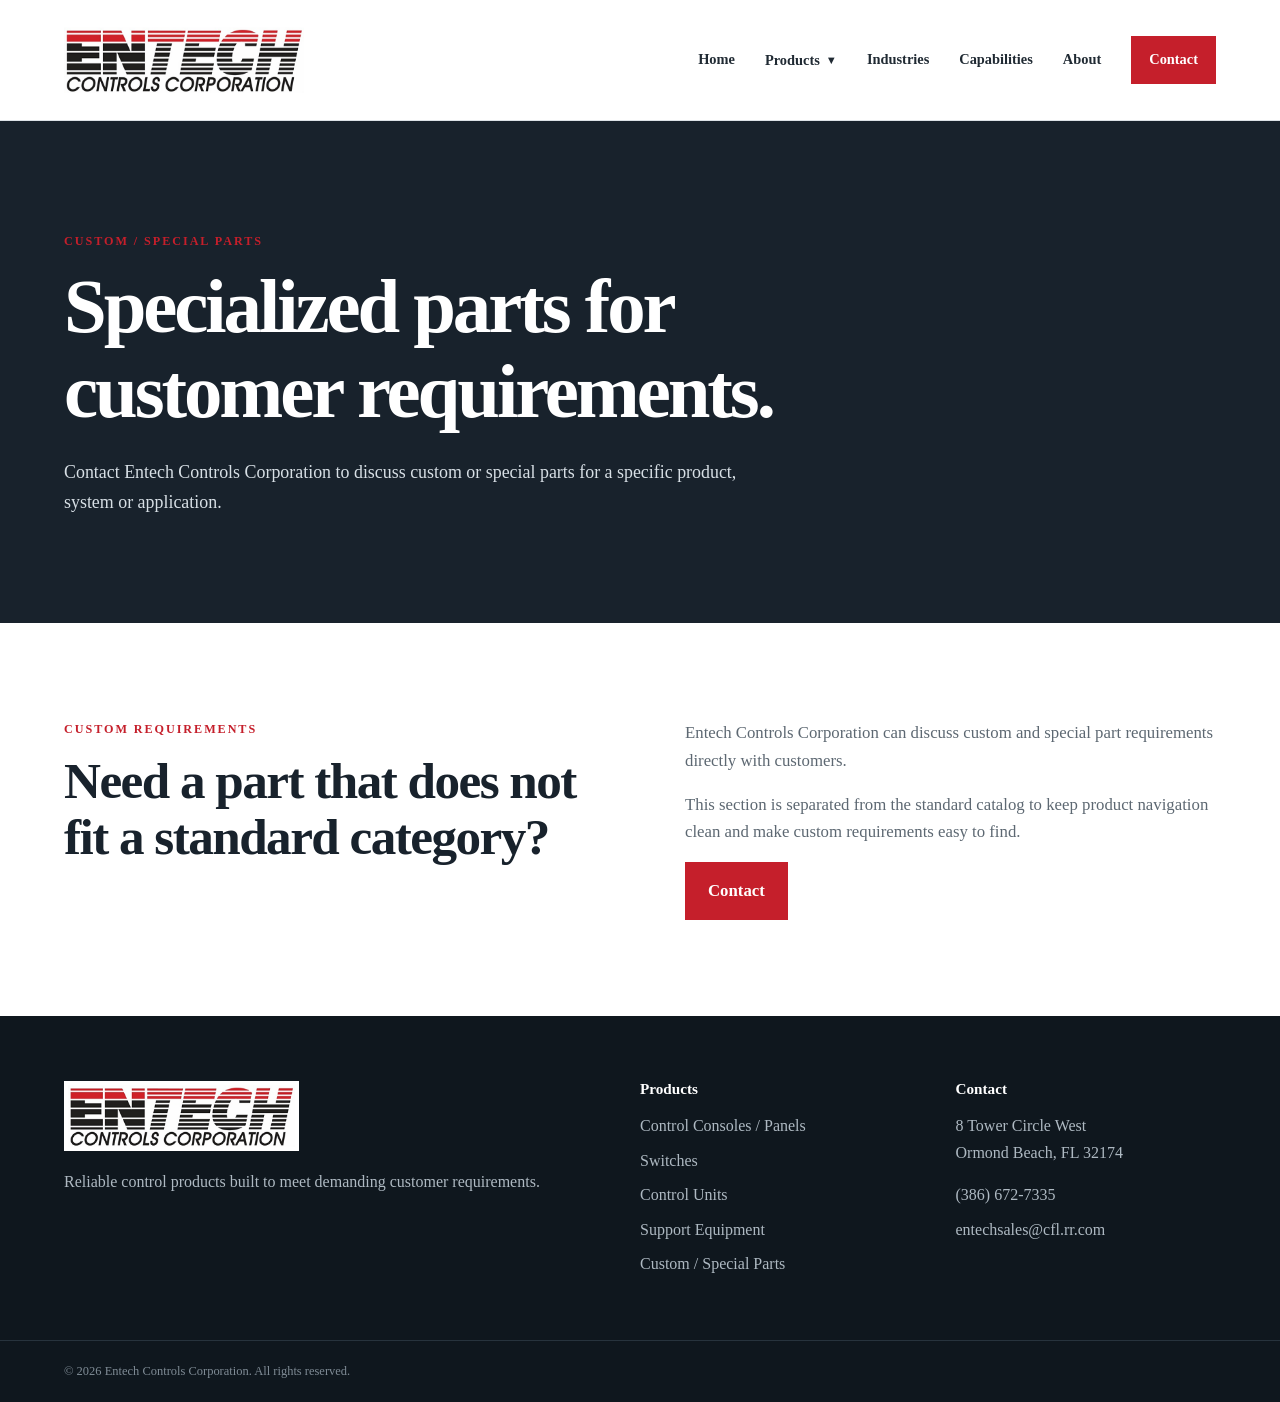
<file: special-parts.html>
<!DOCTYPE html>
<html lang="en">

<head>
	<meta charset="UTF-8">
	<meta name="viewport" content="width=device-width, initial-scale=1.0">
	<meta name="description" content="Contact Entech Controls Corporation about custom and special part requirements.">
	<title>Custom and Special Parts | Entech Controls Corporation</title>
	<link rel="stylesheet" href="css/style.css">
</head>

<body>

	<header class="site-header">
		<div class="container nav-container">
			<a href="index.html" class="brand">
				<img src="assets/images/entechLogo.png" alt="Entech Controls Corporation">
			</a>

			<button class="menu-toggle" aria-label="Open navigation menu" aria-expanded="false">☰</button>

			<nav class="navigation">
				<a href="index.html">Home</a>

				<div class="nav-products">
					<button class="products-toggle" type="button" aria-expanded="false">
						Products <span class="chevron">▼</span>
					</button>
					<div class="products-menu">
						<a href="products.html">All Products</a>
						<div class="products-menu-divider"></div>
						<span class="products-menu-label">Categories</span>
						<a href="control-panels.html">Control Consoles / Panels</a>
						<a href="switches.html">Switches</a>
						<a href="control-units.html">Control Units</a>
						<a href="support-equipment.html">Support Equipment</a>
						<div class="products-menu-divider"></div>
						<a href="special-parts.html">Custom / Special Parts</a>
					</div>
				</div>

				<a href="industries.html">Industries</a>

				<a href="capabilities.html">Capabilities</a>
				<a href="about.html">About</a>
				<a href="contact.html" class="nav-cta">Contact</a>
			</nav>
		</div>
	</header>

	<main>

		<section class="page-hero">
			<div class="container">
				<p class="eyebrow">Custom / Special Parts</p>
				<h1>Specialized parts for customer requirements.</h1>
				<p>Contact Entech Controls Corporation to discuss custom or special parts for a specific product, system or application.</p>
			</div>
		</section>

		<section class="section">
			<div class="container two-column">
				<div>
					<p class="eyebrow">Custom Requirements</p>
					<h2>Need a part that does not fit a standard category?</h2>
				</div>

				<div class="body-copy">
					<p>Entech Controls Corporation can discuss custom and special part requirements directly with customers.</p>
					<p>This section is separated from the standard catalog to keep product navigation clean and make custom requirements easy to find.</p>
					<a href="contact.html?product=Custom%20Special%20Parts" class="button button-primary">Contact</a>
				</div>
			</div>
		</section>

	</main>

	<footer class="site-footer">
		<div class="container footer-grid">
			<div>
				<div class="footer-logo">
					<img src="assets/images/entechLogo.png" alt="Entech Controls Corporation">
				</div>
				<p>Reliable control products built to meet demanding customer requirements.</p>
			</div>
			<div>
				<h3>Products</h3>
				<a href="control-panels.html">Control Consoles / Panels</a>
				<a href="switches.html">Switches</a>
				<a href="control-units.html">Control Units</a>
				<a href="support-equipment.html">Support Equipment</a>
				<a href="special-parts.html">Custom / Special Parts</a>
			</div>
			<div>
				<h3>Contact</h3>
				<p>8 Tower Circle West<br>Ormond Beach, FL 32174</p>
				<a href="tel:+13866727335">(386) 672-7335</a>
				<a href="mailto:entechsales@cfl.rr.com">entechsales@cfl.rr.com</a>
			</div>
		</div>
		<div class="footer-bottom">
			<div class="container">
				<p>© 2026 Entech Controls Corporation. All rights reserved.</p>
			</div>
		</div>
	</footer>

	<script src="js/main.js"></script>

</body>

</html>
</file>
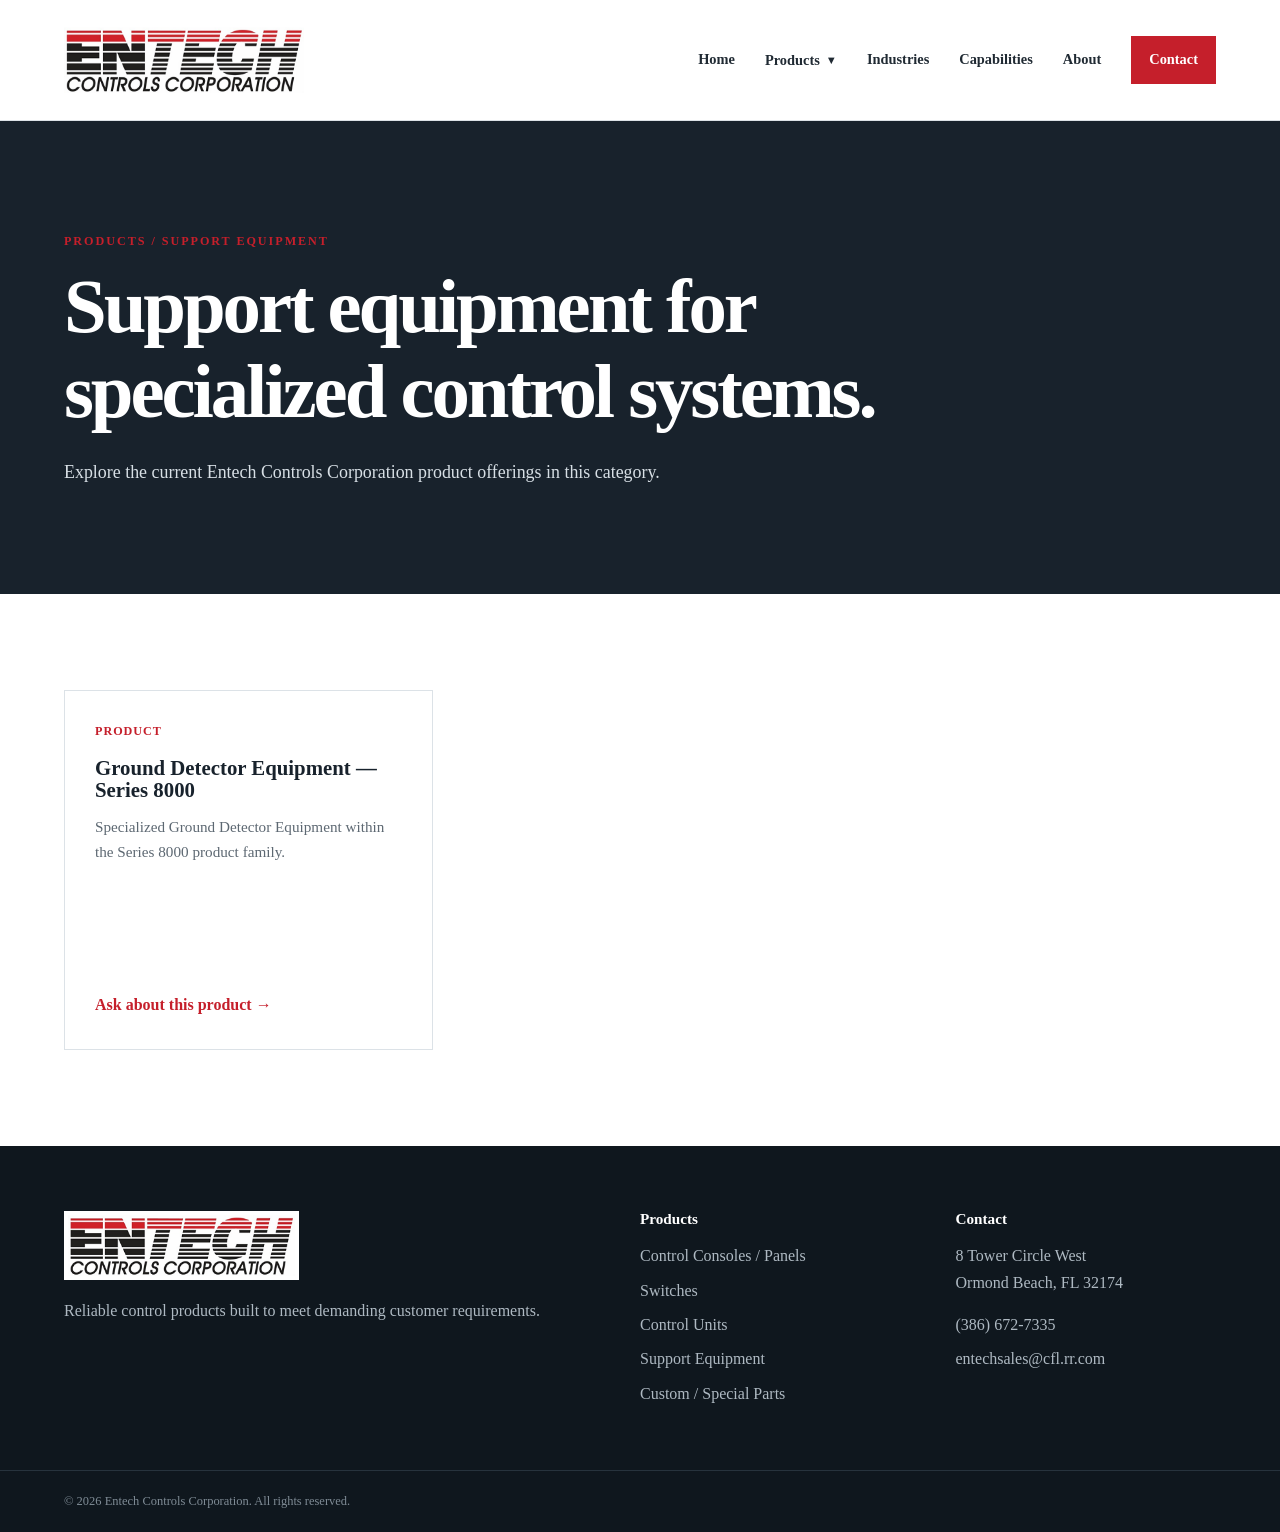
<file: support-equipment.html>
<!DOCTYPE html>
<html lang="en">

<head>
	<meta charset="UTF-8">
	<meta name="viewport" content="width=device-width, initial-scale=1.0">
	<meta name="description" content="Support equipment for specialized control systems.">
	<title>Support Equipment | Entech Controls Corporation</title>
	<link rel="stylesheet" href="css/style.css">
</head>

<body>

	<header class="site-header">
		<div class="container nav-container">
			<a href="index.html" class="brand">
				<img src="assets/images/entechLogo.png" alt="Entech Controls Corporation">
			</a>

			<button class="menu-toggle" aria-label="Open navigation menu" aria-expanded="false">☰</button>

			<nav class="navigation">
				<a href="index.html">Home</a>

				<div class="nav-products">
					<button class="products-toggle" type="button" aria-expanded="false">
						Products <span class="chevron">▼</span>
					</button>
					<div class="products-menu">
						<a href="products.html">All Products</a>
						<div class="products-menu-divider"></div>
						<span class="products-menu-label">Categories</span>
						<a href="control-panels.html">Control Consoles / Panels</a>
						<a href="switches.html">Switches</a>
						<a href="control-units.html">Control Units</a>
						<a href="support-equipment.html">Support Equipment</a>
						<div class="products-menu-divider"></div>
						<a href="special-parts.html">Custom / Special Parts</a>
					</div>
				</div>

				<a href="industries.html">Industries</a>

				<a href="capabilities.html">Capabilities</a>
				<a href="about.html">About</a>
				<a href="contact.html" class="nav-cta">Contact</a>
			</nav>
		</div>
	</header>

	<main>

		<section class="page-hero">
			<div class="container">
				<p class="eyebrow">Products / Support Equipment</p>
				<h1>Support equipment for specialized control systems.</h1>
				<p>Explore the current Entech Controls Corporation product offerings in this category.</p>
			</div>
		</section>

		<section class="section">
			<div class="container">
				<div class="product-catalog-grid">

					<article class="catalog-card">
						<p class="series-type">Product</p>
						<h3>Ground Detector Equipment — Series 8000</h3>
						<p>Specialized Ground Detector Equipment within the Series 8000 product family.</p>
						<a href="contact.html?product=Ground%20Detector%20Equipment%20—%20Series%208000" class="text-link">Ask about this product →</a>
					</article>

				</div>
			</div>
		</section>

	</main>

	<footer class="site-footer">
		<div class="container footer-grid">
			<div>
				<div class="footer-logo">
					<img src="assets/images/entechLogo.png" alt="Entech Controls Corporation">
				</div>
				<p>Reliable control products built to meet demanding customer requirements.</p>
			</div>
			<div>
				<h3>Products</h3>
				<a href="control-panels.html">Control Consoles / Panels</a>
				<a href="switches.html">Switches</a>
				<a href="control-units.html">Control Units</a>
				<a href="support-equipment.html">Support Equipment</a>
				<a href="special-parts.html">Custom / Special Parts</a>
			</div>
			<div>
				<h3>Contact</h3>
				<p>8 Tower Circle West<br>Ormond Beach, FL 32174</p>
				<a href="tel:+13866727335">(386) 672-7335</a>
				<a href="mailto:entechsales@cfl.rr.com">entechsales@cfl.rr.com</a>
			</div>
		</div>
		<div class="footer-bottom">
			<div class="container">
				<p>© 2026 Entech Controls Corporation. All rights reserved.</p>
			</div>
		</div>
	</footer>

	<script src="js/main.js"></script>

</body>

</html>
</file>
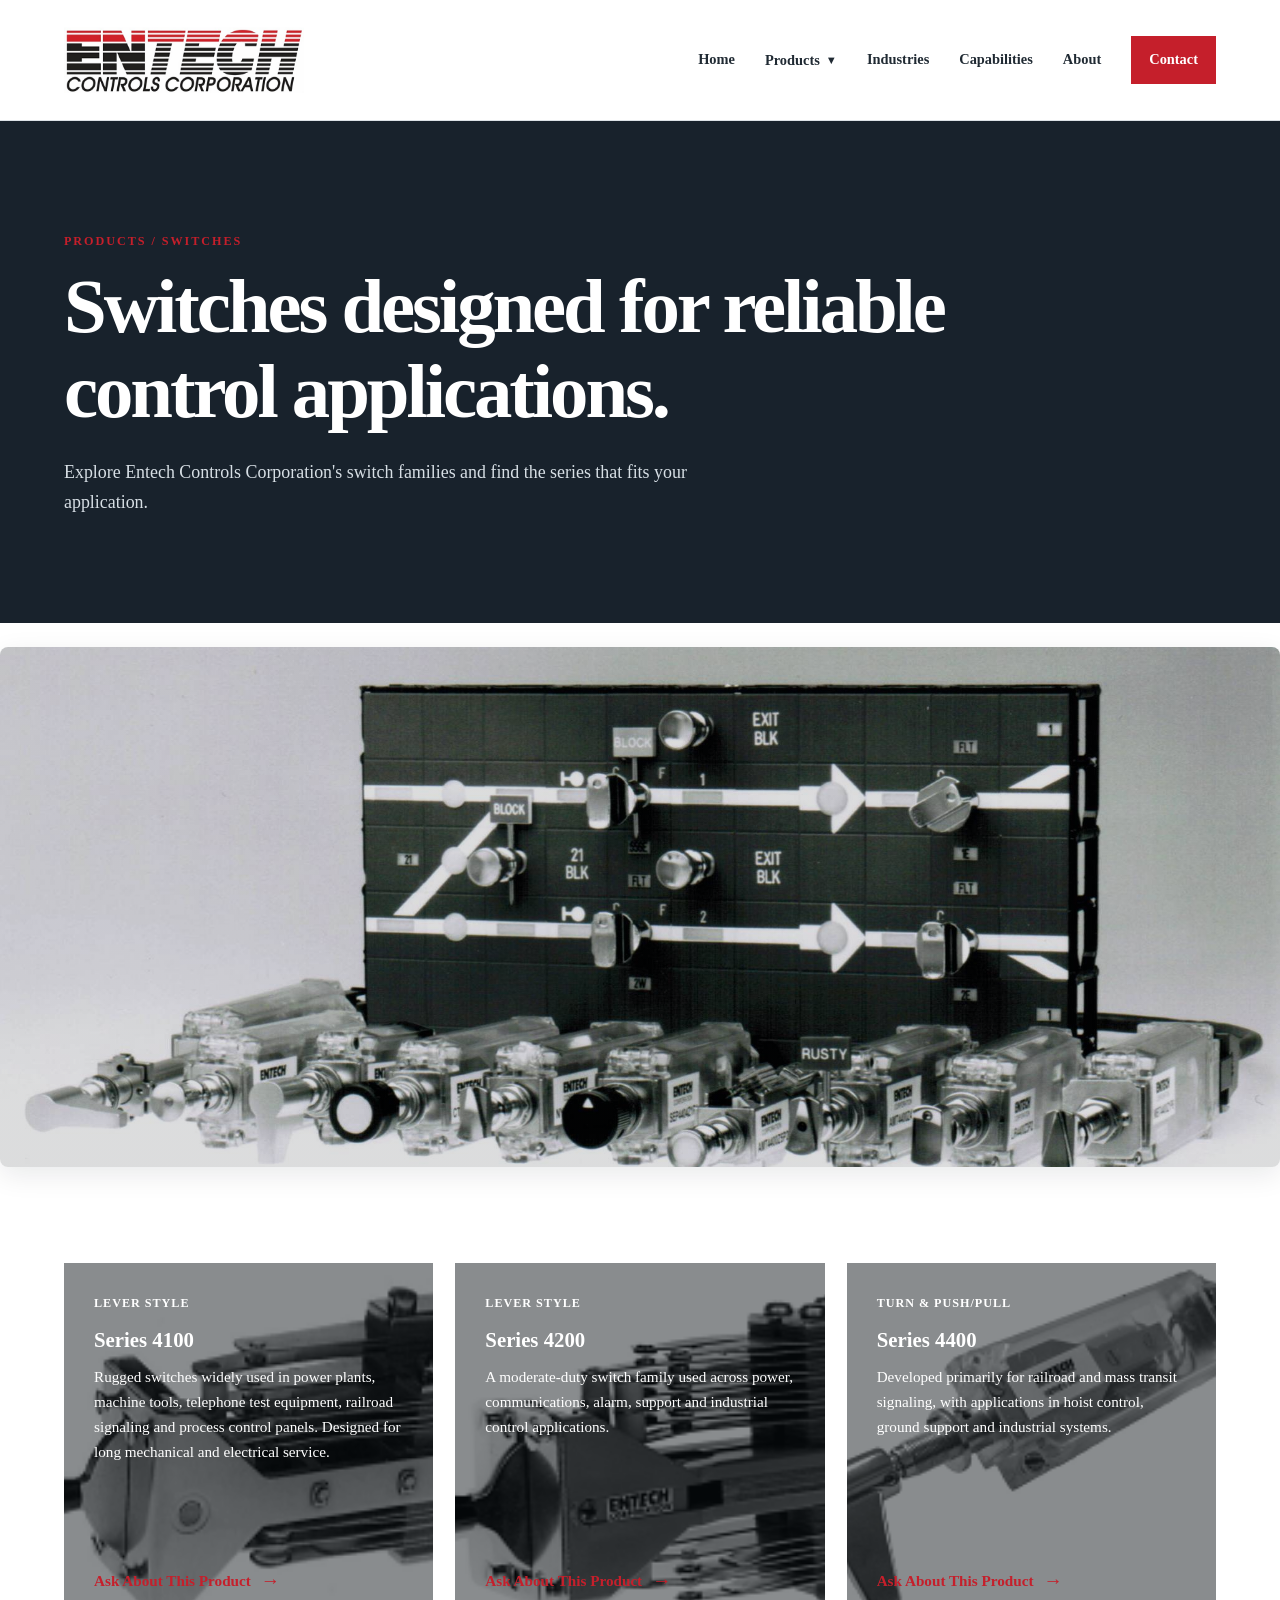
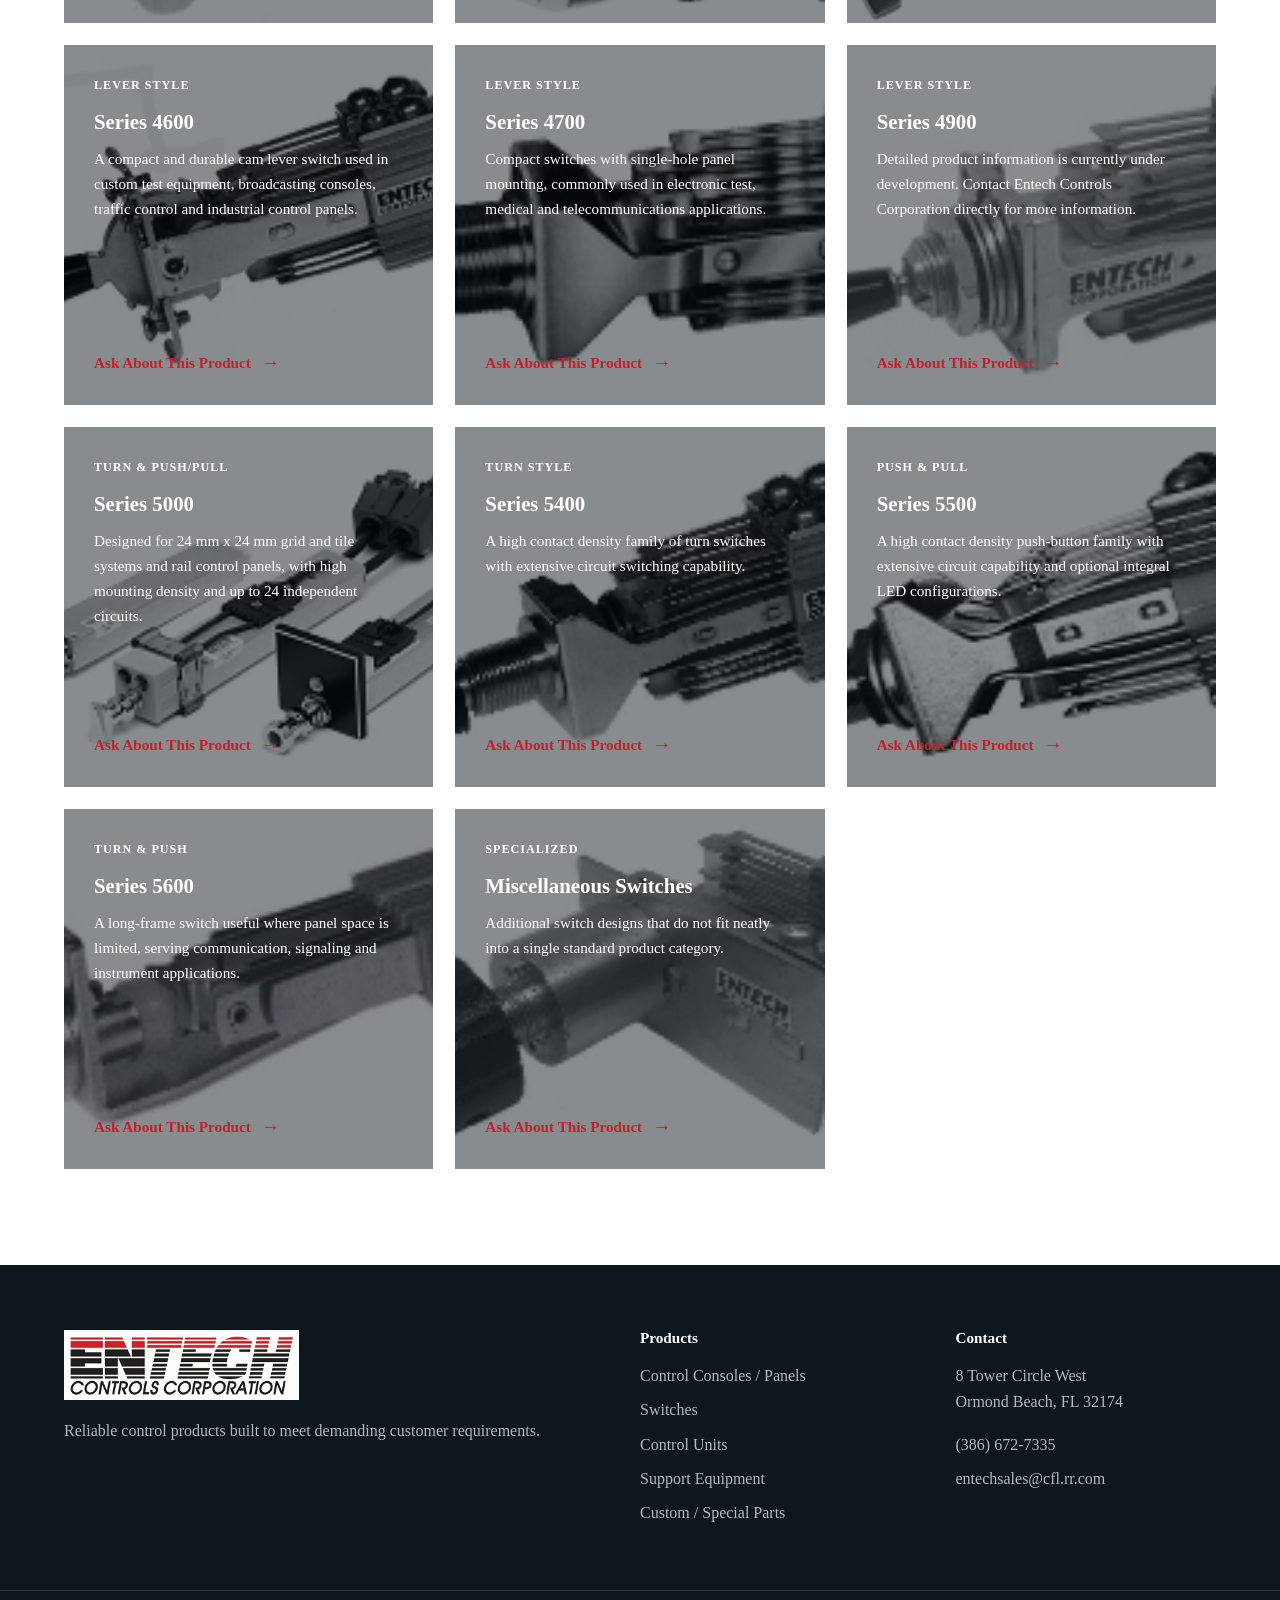
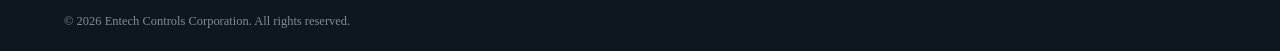
<file: switches.html>
<!DOCTYPE html>
<html lang="en">

<head>
    <meta charset="UTF-8">
    <meta name="viewport" content="width=device-width, initial-scale=1.0">

    <meta
        name="description"
        content="Explore Entech Controls Corporation switch product series."
    >

    <title>Switches | Entech Controls Corporation</title>

    <link rel="stylesheet" href="css/style.css">
</head>

<body>

    <!-- =========================================
         HEADER
         ========================================= -->

    <header class="site-header">

        <div class="container nav-container">

            <a href="index.html" class="brand">
                <img
                    src="assets/images/entechLogo.png"
                    alt="Entech Controls Corporation"
                >
            </a>

            <button
                class="menu-toggle"
                aria-label="Open navigation menu"
                aria-expanded="false"
            >
                ☰
            </button>

            <nav class="navigation">

                <a href="index.html">Home</a>

                <div class="nav-products">

                    <button
                        class="products-toggle"
                        type="button"
                        aria-expanded="false"
                    >
                        Products
                        <span class="chevron">▼</span>
                    </button>

                    <div class="products-menu">

                        <a href="products.html">
                            All Products
                        </a>

                        <div class="products-menu-divider"></div>

                        <span class="products-menu-label">
                            Categories
                        </span>

                        <a href="control-panels.html">
                            Control Consoles / Panels
                        </a>

                        <a href="switches.html">
                            Switches
                        </a>

                        <a href="control-units.html">
                            Control Units
                        </a>

                        <a href="support-equipment.html">
                            Support Equipment
                        </a>

                        <div class="products-menu-divider"></div>

                        <a href="special-parts.html">
                            Custom / Special Parts
                        </a>

                    </div>

                </div>

                <a href="industries.html">
                    Industries
                </a>

                <a href="capabilities.html">
                    Capabilities
                </a>

                <a href="about.html">
                    About
                </a>

                <a href="contact.html" class="nav-cta">
                    Contact
                </a>

            </nav>

        </div>

    </header>


    <!-- =========================================
         MAIN CONTENT
         ========================================= -->

    <main>

        <!-- PAGE HERO -->

        <section class="page-hero">

            <div class="container">

                <p class="eyebrow">
                    Products / Switches
                </p>

                <h1>
                    Switches designed for reliable control applications.
                </h1>

                <p>
                    Explore Entech Controls Corporation's switch families
                    and find the series that fits your application.
                </p>

            </div>

        </section>


        <!-- =========================================
             FULL WIDTH SWITCH IMAGE
             ========================================= -->

        <section
            class="section switches-image-section"
            aria-hidden="true"
        ></section>


        <!-- =========================================
             SWITCH PRODUCTS
             ========================================= -->

        <section class="section">

            <div class="container">

                <div class="product-catalog-grid">


                    <!-- =================================
                         SERIES 4100
                         ================================= -->

                    <article
                        class="catalog-card switch-card"
                        style="background-image: url('assets/images/4100.png');"
                    >

                        <p class="series-type">
                            Lever Style
                        </p>

                        <h3>
                            Series 4100
                        </h3>

                        <p>
                            Rugged switches widely used in power plants,
                            machine tools, telephone test equipment,
                            railroad signaling and process control panels.
                            Designed for long mechanical and electrical service.
                        </p>

                        <a
                            href="contact.html?product=Series%204100"
                            class="product-inquiry-btn"
                        >
                            Ask About This Product
                        </a>

                    </article>


                    <!-- =================================
                         SERIES 4200
                         ================================= -->

                    <article
                        class="catalog-card switch-card"
                        style="background-image: url('assets/images/4200.png');"
                    >

                        <p class="series-type">
                            Lever Style
                        </p>

                        <h3>
                            Series 4200
                        </h3>

                        <p>
                            A moderate-duty switch family used across
                            power, communications, alarm, support and
                            industrial control applications.
                        </p>

                        <a
                            href="contact.html?product=Series%204200"
                            class="product-inquiry-btn"
                        >
                            Ask About This Product
                        </a>

                    </article>


                    <!-- =================================
                         SERIES 4400
                         ================================= -->

                    <article
                        class="catalog-card switch-card"
                        style="background-image: url('assets/images/4400.png');"
                    >

                        <p class="series-type">
                            Turn &amp; Push/Pull
                        </p>

                        <h3>
                            Series 4400
                        </h3>

                        <p>
                            Developed primarily for railroad and mass
                            transit signaling, with applications in
                            hoist control, ground support and industrial systems.
                        </p>

                        <a
                            href="contact.html?product=Series%204400"
                            class="product-inquiry-btn"
                        >
                            Ask About This Product
                        </a>

                    </article>


                    <!-- =================================
                         SERIES 4600
                         ================================= -->

                    <article
                        class="catalog-card switch-card"
                        style="background-image: url('assets/images/4600.png');"
                    >

                        <p class="series-type">
                            Lever Style
                        </p>

                        <h3>
                            Series 4600
                        </h3>

                        <p>
                            A compact and durable cam lever switch used
                            in custom test equipment, broadcasting consoles,
                            traffic control and industrial control panels.
                        </p>

                        <a
                            href="contact.html?product=Series%204600"
                            class="product-inquiry-btn"
                        >
                            Ask About This Product
                        </a>

                    </article>


                    <!-- =================================
                         SERIES 4700
                         ================================= -->

                    <article
                        class="catalog-card switch-card"
                        style="background-image: url('assets/images/4700.png');"
                    >

                        <p class="series-type">
                            Lever Style
                        </p>

                        <h3>
                            Series 4700
                        </h3>

                        <p>
                            Compact switches with single-hole panel mounting,
                            commonly used in electronic test, medical and
                            telecommunications applications.
                        </p>

                        <a
                            href="contact.html?product=Series%204700"
                            class="product-inquiry-btn"
                        >
                            Ask About This Product
                        </a>

                    </article>


                    <!-- =================================
                         SERIES 4900
                         ================================= -->

                    <article
                        class="catalog-card switch-card"
                        style="background-image: url('assets/images/4900.png');"
                    >

                        <p class="series-type">
                            Lever Style
                        </p>

                        <h3>
                            Series 4900
                        </h3>

                        <p>
                            Detailed product information is currently
                            under development. Contact Entech Controls
                            Corporation directly for more information.
                        </p>

                        <a
                            href="contact.html?product=Series%204900"
                            class="product-inquiry-btn"
                        >
                            Ask About This Product
                        </a>

                    </article>


                    <!-- =================================
                         SERIES 5000
                         ================================= -->

                    <article
                        class="catalog-card switch-card"
                        style="background-image: url('assets/images/5000.png');"
                    >

                        <p class="series-type">
                            Turn &amp; Push/Pull
                        </p>

                        <h3>
                            Series 5000
                        </h3>

                        <p>
                            Designed for 24 mm x 24 mm grid and tile systems
                            and rail control panels, with high mounting density
                            and up to 24 independent circuits.
                        </p>

                        <a
                            href="contact.html?product=Series%205000"
                            class="product-inquiry-btn"
                        >
                            Ask About This Product
                        </a>

                    </article>


                    <!-- =================================
                         SERIES 5400
                         ================================= -->

                    <article
                        class="catalog-card switch-card"
                        style="background-image: url('assets/images/5400.png');"
                    >

                        <p class="series-type">
                            Turn Style
                        </p>

                        <h3>
                            Series 5400
                        </h3>

                        <p>
                            A high contact density family of turn switches
                            with extensive circuit switching capability.
                        </p>

                        <a
                            href="contact.html?product=Series%205400"
                            class="product-inquiry-btn"
                        >
                            Ask About This Product
                        </a>

                    </article>


                    <!-- =================================
                         SERIES 5500
                         ================================= -->

                    <article
                        class="catalog-card switch-card"
                        style="background-image: url('assets/images/5500.png');"
                    >

                        <p class="series-type">
                            Push &amp; Pull
                        </p>

                        <h3>
                            Series 5500
                        </h3>

                        <p>
                            A high contact density push-button family
                            with extensive circuit capability and optional
                            integral LED configurations.
                        </p>

                        <a
                            href="contact.html?product=Series%205500"
                            class="product-inquiry-btn"
                        >
                            Ask About This Product
                        </a>

                    </article>


                    <!-- =================================
                         SERIES 5600
                         ================================= -->

                    <article
                        class="catalog-card switch-card"
                        style="background-image: url('assets/images/5600.png');"
                    >

                        <p class="series-type">
                            Turn &amp; Push
                        </p>

                        <h3>
                            Series 5600
                        </h3>

                        <p>
                            A long-frame switch useful where panel space
                            is limited, serving communication, signaling
                            and instrument applications.
                        </p>

                        <a
                            href="contact.html?product=Series%205600"
                            class="product-inquiry-btn"
                        >
                            Ask About This Product
                        </a>

                    </article>


                    <!-- =================================
                         MISCELLANEOUS
                         ================================= -->

                    <article
                        class="catalog-card switch-card"
                        style="background-image: url('assets/images/miscellaneous.png');"
                    >

                        <p class="series-type">
                            Specialized
                        </p>

                        <h3>
                            Miscellaneous Switches
                        </h3>

                        <p>
                            Additional switch designs that do not fit
                            neatly into a single standard product category.
                        </p>

                        <a
                            href="contact.html?product=Miscellaneous%20Switches"
                            class="product-inquiry-btn"
                        >
                            Ask About This Product
                        </a>

                    </article>


                </div>

            </div>

        </section>

    </main>


    <!-- =========================================
         FOOTER
         ========================================= -->

    <footer class="site-footer">

        <div class="container footer-grid">

            <div>

                <div class="footer-logo">

                    <img
                        src="assets/images/entechLogo.png"
                        alt="Entech Controls Corporation"
                    >

                </div>

                <p>
                    Reliable control products built to meet demanding
                    customer requirements.
                </p>

            </div>


            <div>

                <h3>
                    Products
                </h3>

                <a href="control-panels.html">
                    Control Consoles / Panels
                </a>

                <a href="switches.html">
                    Switches
                </a>

                <a href="control-units.html">
                    Control Units
                </a>

                <a href="support-equipment.html">
                    Support Equipment
                </a>

                <a href="special-parts.html">
                    Custom / Special Parts
                </a>

            </div>


            <div>

                <h3>
                    Contact
                </h3>

                <p>
                    8 Tower Circle West<br>
                    Ormond Beach, FL 32174
                </p>

                <a href="tel:+13866727335">
                    (386) 672-7335
                </a>

                <a href="mailto:entechsales@cfl.rr.com">
                    entechsales@cfl.rr.com
                </a>

            </div>

        </div>


        <div class="footer-bottom">

            <div class="container">

                <p>
                    © 2026 Entech Controls Corporation.
                    All rights reserved.
                </p>

            </div>

        </div>

    </footer>


    <script src="js/main.js"></script>

</body>

</html>
</file>
<file: css/style.css>
/* =========================================
   ENTECH CONTROLS - MAIN STYLESHEET
   ========================================= */

:root {
    --navy: #18222c;
    --navy-dark: #0f171e;
    --red: #c51f2b;
    --red-dark: #9f1721;
    --text: #202a33;
    --muted: #5d6872;
    --line: #dce2e7;
    --light: #f4f6f8;
    --white: #ffffff;
    --max: 1160px;
}

/* =========================================
   RESET
   ========================================= */

* {
    margin: 0;
    padding: 0;
    box-sizing: border-box;
}

html {
    scroll-behavior: smooth;
}

body {
    font-family: "Times New Roman", Times, serif;
    color: var(--text);
    background: var(--white);
    line-height: 1.65;
}

img {
    max-width: 100%;
    display: block;
}

a {
    color: inherit;
    text-decoration: none;
}

button,
input,
textarea,
select {
    font: inherit;
    font-family: "Times New Roman", Times, serif;
}

.container {
    width: min(var(--max), 90%);
    margin-inline: auto;
}

.section {
    padding: 96px 0;
}

.section-light {
    background: var(--light);
}

/* =========================================
   TYPOGRAPHY
   ========================================= */

.eyebrow {
    color: var(--red);
    font-size: .76rem;
    font-weight: 800;
    letter-spacing: .16em;
    text-transform: uppercase;
    margin-bottom: 14px;
}

h1,
h2,
h3 {
    color: var(--navy);
    line-height: 1.1;
    font-family: "Times New Roman", Times, serif;
}

h1 {
    font-size: clamp(2.7rem, 6vw, 5.3rem);
    letter-spacing: -.04em;
    max-width: 900px;
}

h2 {
    font-size: clamp(2rem, 4vw, 3.2rem);
    letter-spacing: -.03em;
    margin-bottom: 22px;
}

h3 {
    font-size: 1.3rem;
    margin-bottom: 12px;
}

p,
a,
span,
label,
strong,
small,
button,
input,
textarea,
select {
    font-family: "Times New Roman", Times, serif;
}

p {
    margin-bottom: 16px;
}

.text-link {
    color: var(--red);
    font-weight: 800;
}

.text-link:hover {
    text-decoration: underline;
}

/* =========================================
   HEADER
   ========================================= */

.site-header {
    position: sticky;
    top: 0;
    z-index: 1000;
    background: rgba(255, 255, 255, .97);
    border-bottom: 1px solid var(--line);
}

.nav-container {
    min-height: 120px;
    display: flex;
    align-items: center;
    justify-content: space-between;
    gap: 30px;
}

.brand img {
    width: 240px;
    height: auto;
}

.navigation {
    display: flex;
    align-items: center;
    gap: 30px;
}

.navigation a {
    font-size: .9rem;
    font-weight: 800;
}

.navigation a:hover {
    color: var(--red);
}

.nav-cta {
    padding: 12px 18px;
    background: var(--red);
    color: var(--white) !important;
}

.nav-cta:hover {
    background: var(--red-dark);
}

.menu-toggle {
    display: none;
    border: 0;
    background: transparent;
    color: var(--navy);
    font-size: 1.7rem;
    cursor: pointer;
}

/* =========================================
   PRODUCTS DROPDOWN
   ========================================= */

.nav-products {
    position: relative;
}

.products-toggle {
    display: inline-flex;
    align-items: center;
    gap: 6px;
    border: 0;
    background: transparent;
    color: var(--text);
    font: inherit;
    font-size: .9rem;
    font-weight: 800;
    cursor: pointer;
    padding: 0;
}

.products-toggle:hover {
    color: var(--red);
}

.chevron {
    font-size: .7rem;
}

.nav-products.open .chevron {
    display: inline-block;
    transform: rotate(180deg);
}

.products-menu {
    display: none;
    position: absolute;
    top: calc(100% + 22px);
    left: -20px;
    width: 330px;
    padding: 12px;
    background: #fff;
    border: 1px solid var(--line);
    box-shadow: 0 18px 35px rgba(15, 23, 30, .14);
}

.nav-products.open .products-menu {
    display: block;
}

.products-menu a {
    display: block;
    padding: 12px 14px;
    font-size: .88rem;
}

.products-menu a:hover {
    background: var(--light);
}

.products-menu-label {
    display: block;
    padding: 9px 14px 5px;
    color: var(--red);
    font-size: .7rem;
    font-weight: 900;
    letter-spacing: .12em;
    text-transform: uppercase;
}

.products-menu-divider {
    height: 1px;
    margin: 7px 0;
    background: var(--line);
}

/* =========================================
   HERO
   ========================================= */

.hero {
    min-height: 690px;
    display: grid;
    align-items: center;
    background-image:
        linear-gradient(
            110deg,
            rgba(15, 23, 30, .88),
            rgba(24, 34, 44, .70)
        ),
        url("../assets/images/Building.jpg");
    background-size: cover;
    background-position: center;
    color: var(--white);
}

.hero-content {
    padding: 105px 0;
}

.hero h1 {
    color: var(--white);
}

.hero .eyebrow {
    color: #ef3340;
}

.hero-text {
    max-width: 680px;
    margin-top: 28px;
    color: #dce3e8;
    font-size: 1.18rem;
}

.hero-buttons {
    display: flex;
    flex-wrap: wrap;
    gap: 14px;
    margin-top: 34px;
}

/* =========================================
   BUTTONS
   ========================================= */

.button {
    display: inline-block;
    padding: 14px 22px;
    border: 1px solid transparent;
    font-weight: 800;
    transition: transform .2s ease, background .2s ease;
}

.button:hover {
    transform: translateY(-2px);
}

.button-primary {
    background: var(--red);
    color: var(--white);
}

.button-primary:hover {
    background: var(--red-dark);
}

.button-secondary {
    border-color: rgba(255, 255, 255, .65);
    color: var(--white);
}

.button-secondary:hover {
    background: var(--white);
    color: var(--navy);
}

.button-dark {
    background: var(--navy);
    color: var(--white);
}

.button-light {
    background: var(--white);
    color: var(--navy);
}

/* =========================================
   PAGE HERO
   ========================================= */

.page-hero {
    background: var(--navy);
    color: var(--white);
    padding: 110px 0 90px;
}

.page-hero h1 {
    color: var(--white);
    max-width: 900px;
}

.page-hero > .container > p:last-child {
    max-width: 700px;
    margin-top: 24px;
    color: #d7dfe5;
    font-size: 1.12rem;
}

/* =========================================
   GENERAL TWO COLUMN
   ========================================= */

.two-column {
    display: grid;
    grid-template-columns: 1fr 1fr;
    gap: 90px;
    align-items: start;
}

.two-column .body-copy {
    color: var(--muted);
    font-size: 1.05rem;
}

/* =========================================
   HISTORY
   ========================================= */

.history-section {
    background-image:
        linear-gradient(
            rgba(5, 10, 15, .18),
            rgba(5, 10, 15, .18)
        ),
        url("../assets/images/Building.jpg");
    background-size: cover;
    background-position: center;
    padding-top: 96px;
    padding-bottom: 96px;
}

.history-section .two-column > div {
    background: rgba(255, 255, 255, .94);
    padding: 20px;
    border-radius: 8px;
}

.history {
    border-left: 3px solid var(--red);
    padding-left: 30px;
}

.history-item {
    margin-bottom: 34px;
}

.history-year {
    color: var(--red);
    font-weight: 900;
}

/* =========================================
   SECTION HEADINGS
   ========================================= */

.section-heading {
    max-width: 760px;
    margin-bottom: 48px;
}

.section-heading > p:last-child {
    color: var(--muted);
}

/* =========================================
   PRODUCT OVERVIEW
   ========================================= */

.product-overview {
    display: grid;
    grid-template-columns: repeat(2, 1fr);
    gap: 24px;
}

.product-card {
    padding: 42px;
    background: var(--white);
    border: 1px solid var(--line);
    transition: transform .2s ease, box-shadow .2s ease;
}

.product-card:hover {
    transform: translateY(-4px);
    box-shadow: 0 12px 30px rgba(15, 23, 30, .08);
}

.card-number {
    color: var(--red);
    font-weight: 900;
    font-size: .8rem;
    margin-bottom: 55px;
}

.product-card p {
    color: var(--muted);
}

/* =========================================
   CAPABILITIES
   ========================================= */

.capability-strip {
    display: grid;
    grid-template-columns: repeat(4, 1fr);
    border-top: 1px solid var(--line);
}

.capability-item {
    padding: 28px 22px;
    border-right: 1px solid var(--line);
}

.capability-item:last-child {
    border-right: 0;
}

.capability-item strong {
    display: block;
    margin-bottom: 6px;
}

.capability-item span {
    color: var(--muted);
    font-size: .9rem;
}

.capability-grid {
    display: grid;
    grid-template-columns: repeat(2, 1fr);
    gap: 22px;
}

.capability-card {
    padding: 38px;
    border: 1px solid var(--line);
}

.capability-card > span {
    display: block;
    color: var(--red);
    font-weight: 900;
    margin-bottom: 48px;
}

.capability-card p {
    color: var(--muted);
}

.process-step {
    padding: 22px 0;
    border-bottom: 1px solid var(--line);
}

.process-step p {
    color: var(--muted);
    margin: 6px 0 0;
}

/* =========================================
   CAPABILITY BACKGROUND IMAGES
   ========================================= */

.capability-card.cnc-bg,
.capability-card.wiring-bg,
.capability-card.label-bg,
.capability-card.engineering-bg,
.capability-card.stamping-bg {
    position: relative;
    color: var(--white);
    border: 0;
    background-size: cover;
    background-position: center;
}

.capability-card.cnc-bg {
    background-image:
        linear-gradient(rgba(15, 23, 30, .35), rgba(15, 23, 30, .35)),
        url("../assets/images/CNCMachine.JPG");
}

.capability-card.wiring-bg {
    background-image:
        linear-gradient(rgba(15, 23, 30, .33), rgba(15, 23, 30, .33)),
        url("../assets/images/WiringAssembling.JPG");
}

.capability-card.label-bg {
    background-image:
        linear-gradient(rgba(5, 10, 15, .35), rgba(5, 10, 15, .35)),
        url("../assets/images/Label.JPG");
}

.capability-card.engineering-bg {
    background-image:
        linear-gradient(rgba(8, 12, 16, .36), rgba(8, 12, 16, .36)),
        url("../assets/images/Egr.png");
}

.capability-card.stamping-bg {
    background-image:
        linear-gradient(rgba(10, 12, 14, .34), rgba(10, 12, 14, .34)),
        url("../assets/images/Stamping.jpg");
}

.capability-card.cnc-bg h3,
.capability-card.cnc-bg p,
.capability-card.cnc-bg span,
.capability-card.wiring-bg h3,
.capability-card.wiring-bg p,
.capability-card.wiring-bg span,
.capability-card.label-bg h3,
.capability-card.label-bg p,
.capability-card.label-bg span,
.capability-card.engineering-bg h3,
.capability-card.engineering-bg p,
.capability-card.engineering-bg span,
.capability-card.stamping-bg h3,
.capability-card.stamping-bg p,
.capability-card.stamping-bg span {
    color: var(--white);
}

/* =========================================
   PRODUCT CATEGORIES
   ========================================= */

.product-list {
    border-top: 1px solid var(--line);
}

.product-category {
    display: grid;
    grid-template-columns: 100px 1fr;
    gap: 45px;
    padding: 58px 0;
    border-bottom: 1px solid var(--line);
}

.product-category-number {
    color: var(--red);
    font-weight: 900;
}

.product-category p {
    max-width: 760px;
    color: var(--muted);
}

.product-subgrid {
    margin-top: 28px;
    display: grid;
    grid-template-columns: repeat(2, 1fr);
    gap: 12px;
}

.product-subitem {
    padding: 16px 18px;
    background: var(--light);
    border-left: 3px solid var(--red);
    font-weight: 700;
}

/* =========================================
   CATEGORY GRID
   ========================================= */

.category-grid {
    display: grid;
    grid-template-columns: repeat(4, 1fr);
    gap: 18px;
}

.category-card {
    display: flex;
    flex-direction: column;
    min-height: 280px;
    padding: 32px;
    background: #fff;
    border: 1px solid var(--line);
    transition: .2s;
}

.category-card:hover {
    transform: translateY(-4px);
    box-shadow: 0 12px 30px rgba(15, 23, 30, .08);
}

.category-number {
    color: var(--red);
    font-size: .78rem;
    font-weight: 900;
    margin-bottom: 45px;
}

.category-card p {
    color: var(--muted);
    flex-grow: 1;
}

/* =========================================
   CATALOG
   ========================================= */

.product-catalog-grid {
    display: grid;
    grid-template-columns: repeat(3, 1fr);
    gap: 22px;
}

.catalog-card {
    display: flex;
    flex-direction: column;
    min-height: 360px;
    padding: 30px;
    border: 1px solid var(--line);
    background: #fff;
}

.catalog-card p {
    color: var(--muted);
    font-size: .95rem;
    flex-grow: 1;
}

.series-type {
    color: var(--red) !important;
    font-size: .76rem !important;
    font-weight: 900;
    letter-spacing: .08em;
    text-transform: uppercase;
    flex-grow: 0 !important;
}

.catalog-card.coming-soon {
    background: var(--light);
}

.special-parts {
    margin-top: 28px;
    padding: 28px;
    border-left: 4px solid var(--red);
    background: var(--light);
}

/* =========================================
   CONTROL PANEL PRODUCT BACKGROUNDS
   ========================================= */

.catalog-card.mosaic-bg,
.catalog-card.metallic-bg,
.catalog-card.hardmounted-bg {
    color: var(--white);
    border: 0;
    background-size: cover;
    background-position: center;
    background-repeat: no-repeat;
}

.catalog-card.mosaic-bg {
    background-image:
        linear-gradient(
            rgba(15, 23, 30, .36),
            rgba(15, 23, 30, .36)
        ),
        url("../assets/images/Mosaic.JPG");
}

.catalog-card.metallic-bg {
    background-image:
        linear-gradient(
            rgba(10, 12, 14, .38),
            rgba(10, 12, 14, .38)
        ),
        url("../assets/images/Metallic.JPG");
}

.catalog-card.hardmounted-bg {
    background-image:
        linear-gradient(
            rgba(8, 10, 12, .36),
            rgba(8, 10, 12, .36)
        ),
        url("../assets/images/HardMounted.JPG");
}

.catalog-card.mosaic-bg h3,
.catalog-card.metallic-bg h3,
.catalog-card.hardmounted-bg h3,
.catalog-card.mosaic-bg p,
.catalog-card.metallic-bg p,
.catalog-card.hardmounted-bg p,
.catalog-card.mosaic-bg .series-type,
.catalog-card.metallic-bg .series-type,
.catalog-card.hardmounted-bg .series-type {
    color: var(--white) !important;
}

/* =========================================
   SWITCHES FULL-WIDTH IMAGE
   ========================================= */

.switches-image-section {
    height: 520px;
    margin: 24px 0 0 0;
    border-radius: 8px;
    box-shadow: 0 8px 28px rgba(15, 23, 30, .09);

    background-image:
        linear-gradient(
            rgba(5, 10, 15, .14),
            rgba(5, 10, 15, .14)
        ),
        url("../assets/images/switches.jpg");

    background-size: cover;
    background-position: center;
    background-repeat: no-repeat;
}

/* =========================================
   SWITCH PRODUCT CARDS
   ========================================= */

.switch-card {
    position: relative;

    min-height: 360px;

    display: flex;
    flex-direction: column;
    justify-content: flex-start;

    padding: 30px;

    color: var(--white);

    border: 0 !important;
    border-radius: 0;

    background-color: var(--navy) !important;

    background-size: cover !important;
    background-position: center !important;
    background-repeat: no-repeat !important;

    overflow: hidden;

    isolation: isolate;

    transition:
        transform .2s ease,
        box-shadow .2s ease;
}

.switch-card::before {
    content: "";

    position: absolute;
    inset: 0;

    background: rgba(10, 15, 20, .48);

    z-index: -1;

    transition: background .2s ease;
}

.switch-card > * {
    position: relative;
    z-index: 2;
}

.switch-card h3,
.switch-card p,
.switch-card .series-type {
    color: var(--white) !important;
}

.switch-card .series-type {
    flex-grow: 0 !important;
}

.switch-card > p:last-child {
    margin-top: auto;
    flex-grow: 0;
}

.switch-card:hover {
    transform: translateY(-5px);
    box-shadow: 0 15px 35px rgba(15, 23, 30, .20);
}

.switch-card:hover::before {
    background: rgba(10, 15, 20, .30);
}

/* =========================================
   ASK ABOUT THIS PRODUCT
   ========================================= */

.product-inquiry-btn {
    display: inline-flex;
    align-items: center;
    align-self: flex-start;

    gap: 10px;

    margin-top: 18px;
    padding: 0;

    background: transparent !important;

    color: var(--red) !important;

    border: 0;
    border-radius: 0;

    text-decoration: none;

    font-family: "Times New Roman", Times, serif;
    font-size: .95rem;
    font-weight: 800;

    cursor: pointer;

    transition: color .2s ease;
}

.product-inquiry-btn::after {
    content: "→";

    display: inline-block;

    color: var(--red) !important;

    font-size: 1.2rem;
    line-height: 1;

    transition:
        transform .2s ease,
        color .2s ease;
}

.product-inquiry-btn:hover {
    color: var(--red-dark) !important;
    background: transparent !important;
}

.product-inquiry-btn:hover::after {
    color: var(--red-dark) !important;
    transform: translateX(5px);
}

/* =========================================
   COMPLIANCE
   ========================================= */

.compliance-image {
    display: block;
    width: 420px;
    max-width: 100%;
    height: auto;
    margin-top: 20px;
    border-radius: 6px;
    box-shadow: 0 6px 18px rgba(15, 23, 30, .08);
}

.compliance-card.compliance-bg {
    margin-top: 20px;
    width: 100%;
    height: 260px;
    max-width: 720px;
    border-radius: 8px;
    box-shadow: 0 8px 28px rgba(15, 23, 30, .09);

    background-color: #ffffff;

    background-image:
        linear-gradient(
            rgba(0, 0, 0, .18),
            rgba(0, 0, 0, .18)
        ),
        url("../assets/images/QualityControl.JPG");

    background-size: cover;
    background-position: center;
}

.compliance-section {
    background: none;
    padding-top: 96px;
    padding-bottom: 96px;
}

.compliance-image-section {
    height: 520px;
    border-radius: 8px;
    margin: 24px 0 0 0;
    box-shadow: 0 8px 28px rgba(15, 23, 30, .09);

    background-image:
        linear-gradient(
            rgba(5, 10, 15, .14),
            rgba(5, 10, 15, .14)
        ),
        url("../assets/images/QualityControl.JPG");

    background-size: cover;
    background-position: center;
    background-repeat: no-repeat;
}

/* =========================================
   CAPABILITY IMAGE
   ========================================= */

.capability-image {
    display: block;
    width: 360px;
    max-width: 100%;
    height: auto;
    margin-top: 16px;
    border-radius: 6px;
    box-shadow: 0 6px 14px rgba(15, 23, 30, .06);
}

/* =========================================
   CONTACT
   ========================================= */

.contact-layout {
    display: grid;
    grid-template-columns: .8fr 1.2fr;
    gap: 90px;
}

.contact-details {
    margin-top: 40px;
}

.contact-details > div {
    padding: 20px 0;
    border-bottom: 1px solid var(--line);
}

.contact-details p {
    color: var(--muted);
    margin: 5px 0 0;
}

.contact-details a {
    text-decoration: underline;
}

.contact-form-wrapper {
    background: var(--light);
    padding: 38px;
}

.contact-form {
    display: flex;
    flex-direction: column;
    gap: 20px;
}

.form-group {
    display: flex;
    flex-direction: column;
    gap: 7px;
}

.form-group label {
    font-size: .86rem;
    font-weight: 800;
}

.form-group input,
.form-group textarea {
    width: 100%;
    padding: 13px 14px;
    border: 1px solid #cbd3d9;
    background: var(--white);
}

.form-group input:focus,
.form-group textarea:focus {
    outline: 2px solid var(--red);
    outline-offset: 1px;
}

.form-submit {
    border: 0;
    cursor: pointer;
}

/* =========================================
   TRUST
   ========================================= */

.trust-box {
    background: var(--navy);
    color: var(--white);
    padding: 54px;
}

.trust-box h2 {
    color: var(--white);
}

.trust-box p {
    color: #d5dde3;
    max-width: 760px;
}

.trust-points {
    display: flex;
    flex-wrap: wrap;
    gap: 12px;
    margin-top: 28px;
}

.trust-point {
    border: 1px solid rgba(255, 255, 255, .2);
    padding: 10px 14px;
    font-size: .9rem;
}

/* =========================================
   CTA
   ========================================= */

.contact-banner {
    background: var(--red);
    color: var(--white);
    padding: 76px 0;
}

.contact-banner h2 {
    color: var(--white);
}

.contact-banner p {
    color: #ffe8ea;
}

.contact-banner-content {
    display: flex;
    align-items: center;
    justify-content: space-between;
    gap: 50px;
}

.contact-banner .eyebrow {
    color: var(--white);
}

/* =========================================
   FOOTER
   ========================================= */

.site-footer {
    background: var(--navy-dark);
    color: var(--white);
    padding-top: 65px;
}

.footer-grid {
    display: grid;
    grid-template-columns: 2fr 1fr 1fr;
    gap: 55px;
    padding-bottom: 55px;
}

.footer-logo img {
    width: 235px;
    background: var(--white);
    padding: 4px;
    margin-bottom: 18px;
}

.footer-grid p,
.footer-grid a {
    color: #aeb9c2;
}

.footer-grid a {
    display: block;
    margin-bottom: 8px;
}

.footer-grid a:hover {
    color: var(--white);
}

.footer-grid h3 {
    color: var(--white);
    font-size: .95rem;
    margin-bottom: 16px;
}

.footer-bottom {
    border-top: 1px solid #27333d;
    padding: 20px 0;
}

.footer-bottom p {
    color: #7f8b95;
    font-size: .78rem;
    margin: 0;
}

/* =========================================
   MOBILE / TABLET
   ========================================= */

@media (max-width: 1000px) {

    .category-grid {
        grid-template-columns: repeat(2, 1fr);
    }

    .product-catalog-grid {
        grid-template-columns: repeat(2, 1fr);
    }
}

@media (max-width: 850px) {

    .menu-toggle {
        display: block;
    }

    .navigation {
        display: none;
        position: absolute;
        top: 86px;
        left: 0;
        width: 100%;
        padding: 22px 5%;
        background: var(--white);
        border-bottom: 1px solid var(--line);
        flex-direction: column;
        align-items: stretch;
    }

    .navigation.active {
        display: flex;
    }

    .nav-products {
        width: 100%;
    }

    .products-toggle {
        width: 100%;
        justify-content: space-between;
        padding: 8px 0;
    }

    .products-menu {
        position: static;
        width: 100%;
        box-shadow: none;
        margin-top: 8px;
    }

    .two-column,
    .contact-layout {
        grid-template-columns: 1fr;
        gap: 45px;
    }

    .capability-strip {
        grid-template-columns: repeat(2, 1fr);
    }

    .capability-item {
        border-bottom: 1px solid var(--line);
    }

    .capability-item:nth-child(2) {
        border-right: 0;
    }

    .contact-banner-content {
        align-items: flex-start;
        flex-direction: column;
    }

    .footer-grid {
        grid-template-columns: 1fr;
        gap: 35px;
    }

    .compliance-card.compliance-bg {
        height: 200px;
        max-width: 100%;
    }

    .compliance-image-section {
        height: 320px;
        margin-top: 18px;
        border-radius: 6px;
        background-position: center top;
    }

    .switches-image-section {
        height: 320px;
        margin-top: 18px;
        border-radius: 6px;
    }

    .capability-card.cnc-bg,
    .capability-card.wiring-bg,
    .capability-card.label-bg,
    .capability-card.engineering-bg,
    .capability-card.stamping-bg {
        background-position: center top;
    }
}

@media (max-width: 650px) {

    .section {
        padding: 72px 0;
    }

    .hero {
        min-height: 610px;
    }

    .hero-content {
        padding: 85px 0;
    }

    .brand img {
        width: 210px;
    }

    .product-overview,
    .capability-grid,
    .product-subgrid,
    .category-grid,
    .product-catalog-grid {
        grid-template-columns: 1fr;
    }

    .product-category {
        grid-template-columns: 1fr;
        gap: 16px;
        padding: 44px 0;
    }

    .capability-strip {
        grid-template-columns: 1fr;
    }

    .capability-item,
    .capability-item:nth-child(2) {
        border-right: 0;
    }

    .trust-box,
    .contact-form-wrapper {
        padding: 26px;
    }

    .hero-buttons {
        flex-direction: column;
        align-items: flex-start;
    }

    .switch-card {
        min-height: 360px;
        background-size: cover !important;
        background-position: center !important;
    }

    .product-inquiry-btn {
        margin-top: 18px;
        font-size: .95rem;
    }

    .product-inquiry-btn::after {
        font-size: 1.2rem;
    }
}
</file>
